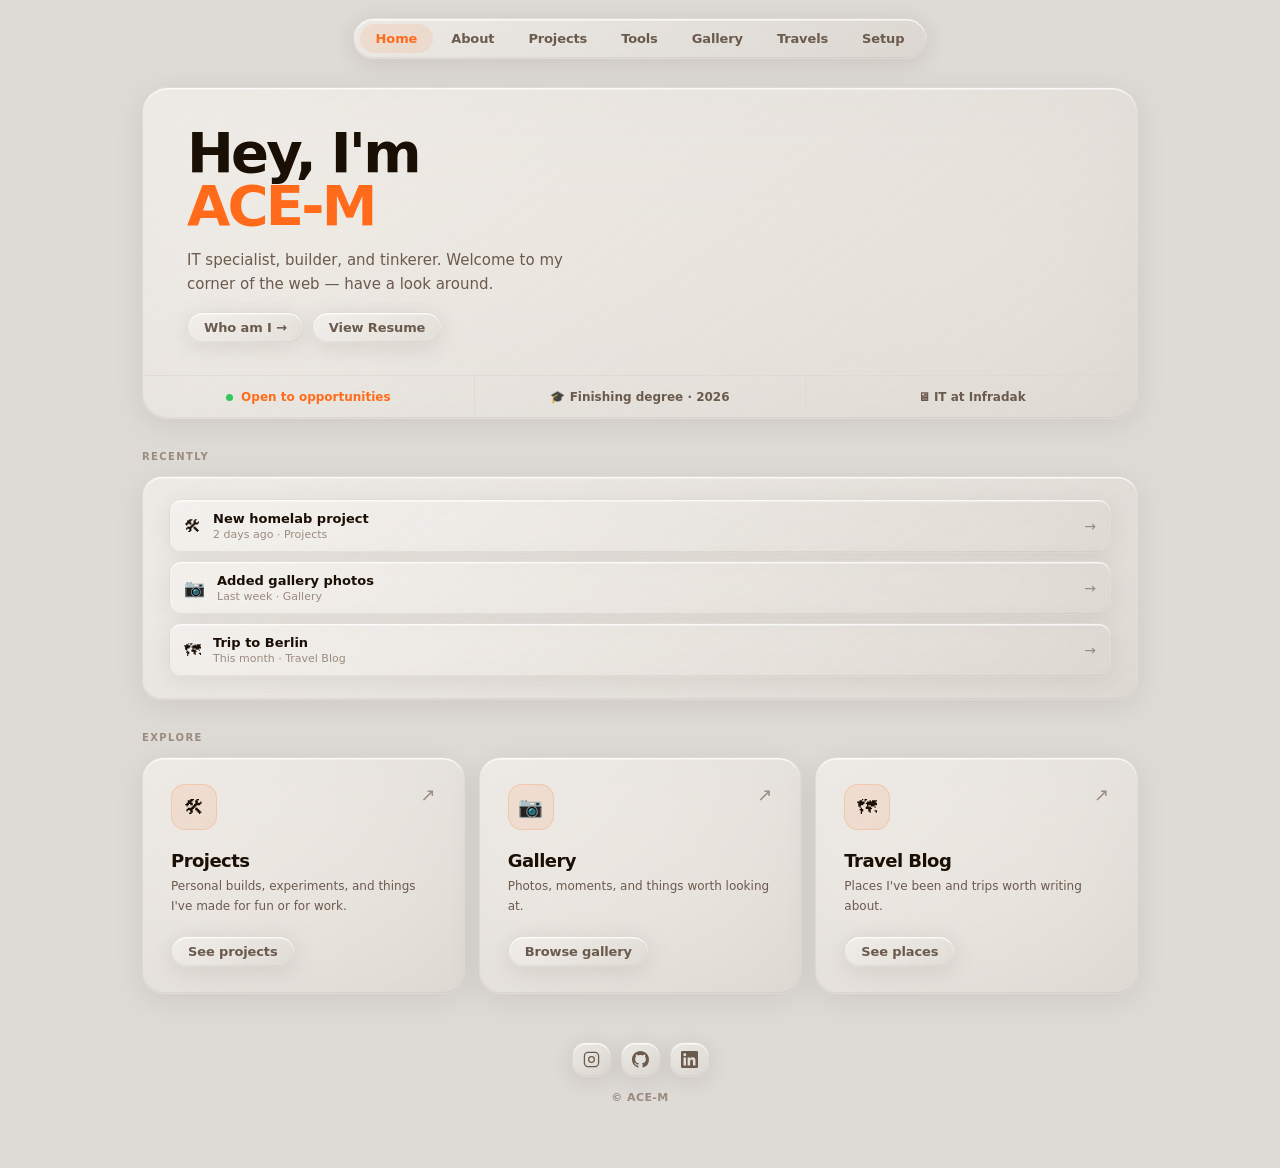
<file: index.html>
<!DOCTYPE html>
<html lang="en">
<head>
<meta charset="UTF-8">
<meta name="viewport" content="width=device-width, initial-scale=1.0">
<title>ACE-M</title>
<style>
*, *::before, *::after { margin:0; padding:0; box-sizing:border-box; }
:root {
  --bg:     #dedad5;
  --accent: #FF6B1A;
  --text:   #1a0f05;
  --muted:  #6b5a4e;
  --faint:  #9b8b80;
  --glass-bg:     linear-gradient(145deg, rgba(245,243,240,0.58) 0%, rgba(215,210,203,0.40) 100%);
  --glass-border: rgba(220,215,208,0.68);
  --glass-top:    rgba(255,255,255,0.78);
  --glass-btm:    rgba(26,15,5,0.05);
  --glass-blur:   blur(60px) saturate(140%) brightness(1.05);
}
html { scroll-behavior: smooth; }
body {
  font-family: -apple-system, BlinkMacSystemFont, 'Segoe UI', system-ui, sans-serif;
  background: var(--bg); color: var(--text); min-height: 100vh;
}

/* ── BG ── */
.bg-canvas {
  position: fixed; inset: 0; z-index: 0;
  background:
    radial-gradient(ellipse 70% 60% at 85% 12%, rgba(255,107,26,0.22) 0%, transparent 60%),
    radial-gradient(ellipse 55% 50% at 10% 85%, rgba(255,160,90,0.14) 0%, transparent 58%),
    radial-gradient(ellipse 45% 40% at 55% 55%, rgba(255,210,170,0.09) 0%, transparent 55%),
    radial-gradient(ellipse 35% 30% at 20% 30%, rgba(255,180,110,0.08) 0%, transparent 50%),
    #dedad5;
}

/* ── GLASS ── */
.glass {
  background: var(--glass-bg);
  backdrop-filter: var(--glass-blur);
  -webkit-backdrop-filter: var(--glass-blur);
  border: 1.5px solid var(--glass-border);
  box-shadow: 0 6px 32px rgba(26,15,5,0.08), inset 0 1.5px 0 var(--glass-top), inset 0 -1px 0 var(--glass-btm);
}
.glass-hover {
  transition: box-shadow 0.3s, transform 0.3s, border-color 0.3s;
}
.glass-hover:hover {
  box-shadow: 0 14px 48px rgba(26,15,5,0.12), inset 0 1.5px 0 rgba(255,255,255,0.88), inset 0 -1px 0 rgba(26,15,5,0.06);
  border-color: rgba(210,204,196,0.82);
  transform: translateY(-2px);
}

/* ── PILL BUTTON — nav bar style ── */
.pill-btn {
  display: inline-flex; align-items: center; gap: 7px;
  padding: 7px 16px; border-radius: 22px;
  font-size: 13px; font-weight: 600; color: var(--muted);
  letter-spacing: -0.01em; font-family: inherit;
  text-decoration: none; cursor: pointer;
  background: var(--glass-bg);
  backdrop-filter: var(--glass-blur);
  -webkit-backdrop-filter: var(--glass-blur);
  border: 1.5px solid var(--glass-border);
  box-shadow: 0 4px 24px rgba(26,15,5,0.10),
    inset 0 1.5px 0 var(--glass-top),
    inset 0 -1px 0 var(--glass-btm);
  transition: all 0.2s;
}
.pill-btn:hover { color: var(--text); background: rgba(26,15,5,0.05); }
.pill-btn.primary {
  background: linear-gradient(160deg, #FF7A2F 0%, #F05A0A 100%);
  border-color: #e85f10; color: #fff;
  box-shadow: 0 4px 16px rgba(255,107,26,0.35),
    inset 0 1.5px 0 rgba(255,255,255,0.25),
    inset 0 -1px 0 rgba(0,0,0,0.12);
}
.pill-btn.primary:hover {
  background: linear-gradient(160deg, #FF8540 0%, #E05508 100%);
  box-shadow: 0 6px 22px rgba(255,107,26,0.42),
    inset 0 1.5px 0 rgba(255,255,255,0.28),
    inset 0 -1px 0 rgba(0,0,0,0.14);
  color: #fff; border-color: #d45009;
}
.pill-btn.ghost {
  background: var(--glass-bg);
  backdrop-filter: var(--glass-blur);
  -webkit-backdrop-filter: var(--glass-blur);
  border: 1.5px solid var(--glass-border);
  box-shadow: 0 4px 24px rgba(26,15,5,0.10),
    inset 0 1.5px 0 var(--glass-top),
    inset 0 -1px 0 var(--glass-btm);
}
.pill-btn.ghost:hover { color: var(--text); background: rgba(26,15,5,0.05); }
.pill-btn.icon { padding: 8px 10px; border-radius: 14px; gap: 0; }
.pill-btn.icon svg { width: 17px; height: 17px; }

/* ── PAGE ── */
.page {
  position: relative; z-index: 1;
  min-height: 100vh;
  padding: 0 32px 64px;
  max-width: 1060px;
  margin: 0 auto;
}

/* ── FLOATING NAV ── */
.nav-wrap {
  position: sticky; top: 0; z-index: 100;
  display: flex; justify-content: center;
  padding: 18px 0 0; pointer-events: none;
}
nav {
  pointer-events: all;
  display: flex; align-items: center; gap: 2px;
  padding: 5px 6px; border-radius: 28px;
  background: var(--glass-bg);
  backdrop-filter: blur(80px) saturate(160%) brightness(1.06);
  -webkit-backdrop-filter: blur(80px) saturate(160%) brightness(1.06);
  border: 1.5px solid var(--glass-border);
  box-shadow: 0 4px 24px rgba(26,15,5,0.1), inset 0 1.5px 0 var(--glass-top), inset 0 -1px 0 var(--glass-btm);
}
nav a {
  display: flex; align-items: center;
  padding: 7px 16px; border-radius: 22px;
  font-size: 13px; font-weight: 600; color: var(--muted);
  text-decoration: none; transition: all 0.2s; letter-spacing: -0.01em;
}
nav a:hover { color: var(--text); background: rgba(26,15,5,0.05); }
nav a.active { color: var(--accent); background: rgba(255,107,26,0.1); }

/* ── HERO ── */
.hero {
  margin-top: 28px;
  border-radius: 26px;
  padding: 38px 44px 0;
  display: flex;
  flex-direction: column;
  gap: 0;
  overflow: hidden;
}
.hero-body {
  display: flex;
  align-items: center;
  justify-content: space-between;
  gap: 32px;
  flex-wrap: wrap;
  padding-bottom: 32px;
}
.hero-left { display: flex; flex-direction: column; gap: 16px; }

.hero-heading {
  font-size: clamp(38px, 5vw, 56px);
  font-weight: 800;
  letter-spacing: -0.05em;
  line-height: 0.95;
  color: var(--text);
}
.hero-heading .acc { color: var(--accent); }

.hero-bio {
  font-size: 15px; color: var(--muted); line-height: 1.6;
  max-width: 400px;
}

.hero-actions { display: flex; gap: 8px; flex-wrap: wrap; align-items: center; }

/* Tag strip — full-width bar at the bottom of the card */
.hero-tags {
  display: flex; align-items: stretch;
  width: calc(100% + 88px);
  margin: 0 -44px;
  border-top: 1.5px solid var(--glass-border);
}
.hero-tag {
  flex: 1; display: flex; align-items: center; justify-content: center; gap: 8px;
  padding: 14px 16px;
  font-size: 12px; font-weight: 600; color: var(--muted);
  border-right: 1.5px solid var(--glass-border);
  white-space: nowrap;
}
.hero-tag:last-child { border-right: none; }
.hero-tag.active-tag { color: var(--accent); }
.status-orb {
  width: 7px; height: 7px; border-radius: 50%; background: #34c759;
  animation: blink 2s ease-in-out infinite; flex-shrink: 0;
}
@keyframes blink { 0%,100%{opacity:1} 50%{opacity:0.35} }

/* ── SECTION LABEL ── */
.section-label {
  font-size: 10px; font-weight: 800; letter-spacing: 0.14em;
  text-transform: uppercase; color: var(--faint); margin: 32px 0 14px;
}

/* ── RECENT ACTIVITY ── */
.recent-card {
  border-radius: 20px;
  padding: 22px 26px;
  display: flex; flex-direction: column; gap: 14px;
}
.recent-list { display: flex; flex-direction: column; gap: 8px; }
.recent-item {
  display: flex; align-items: center; gap: 12px;
  padding: 11px 14px; border-radius: 12px;
  background: var(--glass-bg);
  backdrop-filter: var(--glass-blur);
  -webkit-backdrop-filter: var(--glass-blur);
  border: 1.5px solid var(--glass-border);
  box-shadow: 0 4px 24px rgba(26,15,5,0.08), inset 0 1.5px 0 var(--glass-top), inset 0 -1px 0 var(--glass-btm);
  text-decoration: none; color: inherit;
  transition: all 0.2s;
}
.recent-item:hover {
  background: rgba(26,15,5,0.05);
  transform: translateX(3px);
}
.ri-icon { font-size: 17px; flex-shrink: 0; }
.ri-body { flex: 1; display: flex; flex-direction: column; gap: 2px; }
.ri-title { font-size: 13px; font-weight: 700; color: var(--text); }
.ri-meta { font-size: 11px; color: var(--faint); font-weight: 500; }
.ri-arrow { font-size: 14px; color: var(--faint); transition: color 0.2s, transform 0.2s; }
.recent-item:hover .ri-arrow { color: var(--text); transform: translateX(2px); }

/* ── EXPLORE GRID ── */
.explore-grid {
  display: grid;
  grid-template-columns: repeat(3, 1fr);
  gap: 14px;
}
.ex-card {
  border-radius: 22px; padding: 26px 28px;
  display: flex; flex-direction: column; justify-content: space-between; gap: 20px;
  cursor: pointer; text-decoration: none; color: inherit;
  min-height: 200px;
  transition: box-shadow 0.3s, transform 0.3s, border-color 0.3s;
  position: relative; overflow: hidden;
}
.ex-card::before {
  content: ''; position: absolute; inset: 0;
  background: radial-gradient(ellipse 60% 55% at 90% 10%, rgba(255,107,26,0.09) 0%, transparent 65%);
  opacity: 0; transition: opacity 0.35s; pointer-events: none;
}
.ex-card:hover { box-shadow: 0 16px 52px rgba(26,15,5,0.13), inset 0 1.5px 0 rgba(255,255,255,0.9), inset 0 -1px 0 rgba(26,15,5,0.06); border-color: rgba(210,204,196,0.85); transform: translateY(-3px); }
.ex-card:hover::before { opacity: 1; }

.card-top { display: flex; align-items: flex-start; justify-content: space-between; }
.card-icon { width: 46px; height: 46px; border-radius: 14px; background: rgba(255,107,26,0.1); border: 1px solid rgba(255,107,26,0.18); display: flex; align-items: center; justify-content: center; font-size: 20px; flex-shrink: 0; transition: background 0.2s, border-color 0.2s; }
.ex-card:hover .card-icon { background: rgba(255,107,26,0.17); border-color: rgba(255,107,26,0.35); }
.card-arrow { font-size: 18px; color: var(--faint); transition: transform 0.25s, color 0.2s; }
.ex-card:hover .card-arrow { transform: translate(3px,-3px); color: var(--accent); }
.card-title { font-size: 18px; font-weight: 800; letter-spacing: -0.03em; color: var(--text); }
.card-desc { font-size: 12px; color: var(--muted); line-height: 1.6; margin-top: 6px; }
.card-foot { display: flex; }

/* ── FOOTER ── */
.footer {
  display: flex; flex-direction: column; align-items: center; gap: 14px;
  padding-top: 48px;
}
.social-row { display: flex; gap: 10px; }
.footer-copy { font-size: 11px; color: var(--faint); font-weight: 600; letter-spacing: 0.04em; }

/* ── RESPONSIVE ── */
@media (max-width: 760px) {
  .page { padding: 0 16px 48px; }
  .hero { padding: 28px 24px; }
  .explore-grid { grid-template-columns: 1fr 1fr; }
  nav a { padding: 7px 11px; font-size: 12px; }
}
@media (max-width: 500px) {
  .explore-grid { grid-template-columns: 1fr; }
  .hero-heading { font-size: 34px; }
}
</style>

<script src="topo-bg.js"></script>
</head>
<body>
<div class="bg-canvas"></div>

<div class="page">

  <!-- NAV -->
  <div class="nav-wrap">
    <nav>
      <a href="index.html" class="active">Home</a>
      <a href="about.html">About</a>
      
      <a href="projects.html">Projects</a>
      <a href="tools.html">Tools</a>
      <a href="gallery.html">Gallery</a>
      <a href="travels.html">Travels</a>
      <a href="setup.html">Setup</a>
      
    </nav>
  </div>

  <!-- HERO -->
  <div class="hero glass">
    <div class="hero-body">
      <div class="hero-left">
        <div class="hero-heading">Hey, I'm<br><span class="acc">ACE-M</span></div>
        <div class="hero-bio">IT specialist, builder, and tinkerer. Welcome to my corner of the web — have a look around.</div>
        <div class="hero-actions">
          <a href="about.html" class="pill-btn">Who am I →</a>
          <a href="resume.html" class="pill-btn">View Resume</a>
        </div>
      </div>
    </div>
    <div class="hero-tags">
      <div class="hero-tag active-tag"><div class="status-orb"></div> Open to opportunities</div>
      <div class="hero-tag">🎓 Finishing degree · 2026</div>
      <div class="hero-tag">🖥 IT at Infradak</div>
    </div>
  </div>

  <!-- RECENT -->
  <div class="section-label">Recently</div>
  <div class="recent-card glass glass-hover">
    <div class="recent-list">
      <a href="projects.html" class="recent-item">
        <div class="ri-icon">🛠</div>
        <div class="ri-body">
          <div class="ri-title">New homelab project</div>
          <div class="ri-meta">2 days ago · Projects</div>
        </div>
        <div class="ri-arrow">→</div>
      </a>
      <a href="gallery.html" class="recent-item">
        <div class="ri-icon">📷</div>
        <div class="ri-body">
          <div class="ri-title">Added gallery photos</div>
          <div class="ri-meta">Last week · Gallery</div>
        </div>
        <div class="ri-arrow">→</div>
      </a>
      <a href="travels.html" class="recent-item">
        <div class="ri-icon">🗺</div>
        <div class="ri-body">
          <div class="ri-title">Trip to Berlin</div>
          <div class="ri-meta">This month · Travel Blog</div>
        </div>
        <div class="ri-arrow">→</div>
      </a>
    </div>
  </div>

  <!-- EXPLORE — Projects, Gallery, Travels only -->
  <div class="section-label">Explore</div>
  <div class="explore-grid">

    <a href="projects.html" class="ex-card glass">
      <div class="card-top">
        <div class="card-icon">🛠</div>
        <div class="card-arrow">↗</div>
      </div>
      <div>
        <div class="card-title">Projects</div>
        <div class="card-desc">Personal builds, experiments, and things I've made for fun or for work.</div>
      </div>
      <div class="card-foot">
        <span class="pill-btn ghost">See projects</span>
      </div>
    </a>

    <a href="gallery.html" class="ex-card glass">
      <div class="card-top">
        <div class="card-icon">📷</div>
        <div class="card-arrow">↗</div>
      </div>
      <div>
        <div class="card-title">Gallery</div>
        <div class="card-desc">Photos, moments, and things worth looking at.</div>
      </div>
      <div class="card-foot">
        <span class="pill-btn ghost">Browse gallery</span>
      </div>
    </a>

    <a href="travels.html" class="ex-card glass">
      <div class="card-top">
        <div class="card-icon">🗺</div>
        <div class="card-arrow">↗</div>
      </div>
      <div>
        <div class="card-title">Travel Blog</div>
        <div class="card-desc">Places I've been and trips worth writing about.</div>
      </div>
      <div class="card-foot">
        <span class="pill-btn ghost">See places</span>
      </div>
    </a>

  </div>

  <!-- FOOTER -->
  <div class="footer">
    <div class="social-row">
      <a href="https://instagram.com" target="_blank" class="pill-btn ghost icon" aria-label="Instagram">
        <svg viewBox="0 0 24 24" fill="none" stroke="currentColor" stroke-width="1.8" stroke-linecap="round" stroke-linejoin="round">
          <rect x="2" y="2" width="20" height="20" rx="5" ry="5"/><circle cx="12" cy="12" r="4"/>
          <circle cx="17.5" cy="6.5" r="0.5" fill="currentColor" stroke="none"/>
        </svg>
      </a>
      <a href="https://github.com/ULTIMATE-ACE-M" target="_blank" class="pill-btn ghost icon" aria-label="GitHub">
        <svg viewBox="0 0 24 24" fill="currentColor">
          <path d="M12 0C5.37 0 0 5.37 0 12c0 5.31 3.435 9.795 8.205 11.385.6.105.825-.255.825-.57 0-.285-.015-1.23-.015-2.235-3.015.555-3.795-.735-4.035-1.41-.135-.345-.72-1.41-1.23-1.695-.42-.225-1.02-.78-.015-.795.945-.015 1.62.87 1.845 1.23 1.08 1.815 2.805 1.305 3.495.99.105-.78.42-1.305.765-1.605-2.67-.3-5.46-1.335-5.46-5.925 0-1.305.465-2.385 1.23-3.225-.12-.3-.54-1.53.12-3.18 0 0 1.005-.315 3.3 1.23.96-.27 1.98-.405 3-.405s2.04.135 3 .405c2.295-1.56 3.3-1.23 3.3-1.23.66 1.65.24 2.88.12 3.18.765.84 1.23 1.905 1.23 3.225 0 4.605-2.805 5.625-5.475 5.925.435.375.81 1.095.81 2.22 0 1.605-.015 2.895-.015 3.3 0 .315.225.69.825.57A12.02 12.02 0 0 0 24 12c0-6.63-5.37-12-12-12z"/>
        </svg>
      </a>
      <a href="https://linkedin.com" target="_blank" class="pill-btn ghost icon" aria-label="LinkedIn">
        <svg viewBox="0 0 24 24" fill="currentColor">
          <path d="M20.447 20.452h-3.554v-5.569c0-1.328-.027-3.037-1.852-3.037-1.853 0-2.136 1.445-2.136 2.939v5.667H9.351V9h3.414v1.561h.046c.477-.9 1.637-1.85 3.37-1.85 3.601 0 4.267 2.37 4.267 5.455v6.286zM5.337 7.433a2.062 2.062 0 0 1-2.063-2.065 2.064 2.064 0 1 1 2.063 2.065zm1.782 13.019H3.555V9h3.564v11.452zM22.225 0H1.771C.792 0 0 .774 0 1.729v20.542C0 23.227.792 24 1.771 24h20.451C23.2 24 24 23.227 24 22.271V1.729C24 .774 23.2 0 22.222 0h.003z"/>
        </svg>
      </a>
    </div>
    <div class="footer-copy">© ACE-M</div>
  </div>

</div>
</body>
</html>
</file>
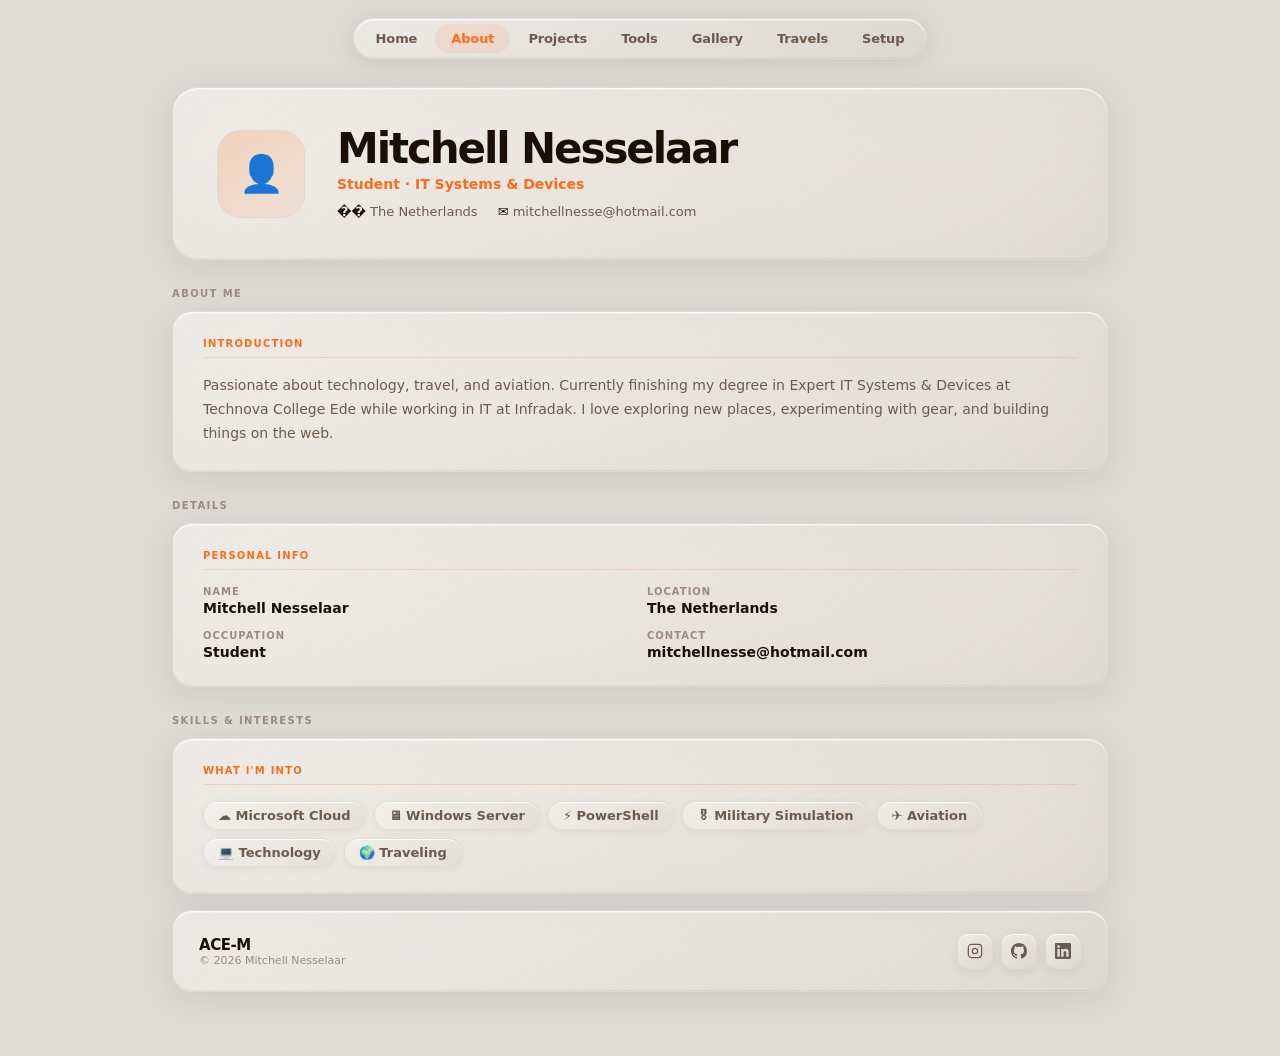
<file: about.html>
<!DOCTYPE html>
<html lang="en">
<head>
<meta charset="UTF-8">
<meta name="viewport" content="width=device-width, initial-scale=1.0">
<title>About – ACE-M</title>
<style>
*, *::before, *::after { margin:0; padding:0; box-sizing:border-box; }
:root {
  --bg:     #dedad5;
  --accent: #FF6B1A;
  --text:   #1a0f05;
  --muted:  #6b5a4e;
  --faint:  #9b8b80;
  --glass-bg:     linear-gradient(145deg, rgba(245,243,240,0.58) 0%, rgba(215,210,203,0.40) 100%);
  --glass-border: rgba(220,215,208,0.68);
  --glass-top:    rgba(255,255,255,0.78);
  --glass-btm:    rgba(26,15,5,0.05);
  --glass-blur:   blur(60px) saturate(140%) brightness(1.05);
}
html { scroll-behavior: smooth; }
body {
  font-family: -apple-system, BlinkMacSystemFont, 'Segoe UI', system-ui, sans-serif;
  background: var(--bg); color: var(--text); min-height: 100vh;
}

/* ── BG ── */
.bg-canvas {
  position: fixed; inset: 0; z-index: 0;
  background:
    radial-gradient(ellipse 70% 60% at 85% 12%, rgba(255,107,26,0.22) 0%, transparent 60%),
    radial-gradient(ellipse 55% 50% at 10% 85%, rgba(255,160,90,0.14) 0%, transparent 58%),
    radial-gradient(ellipse 45% 40% at 55% 55%, rgba(255,210,170,0.09) 0%, transparent 55%),
    radial-gradient(ellipse 35% 30% at 20% 30%, rgba(255,180,110,0.08) 0%, transparent 50%),
    #dedad5;
}

/* ── GLASS ── */
.glass {
  background: var(--glass-bg);
  backdrop-filter: var(--glass-blur);
  -webkit-backdrop-filter: var(--glass-blur);
  border: 1.5px solid var(--glass-border);
  box-shadow: 0 6px 32px rgba(26,15,5,0.08), inset 0 1.5px 0 var(--glass-top), inset 0 -1px 0 var(--glass-btm);
}

/* ── PAGE ── */
.page {
  position: relative; z-index: 1;
  min-height: 100vh;
  padding: 0 32px 64px;
  max-width: 1000px;
  margin: 0 auto;
}

/* ── FLOATING NAV ── */
.nav-wrap {
  position: sticky; top: 0; z-index: 100;
  display: flex; justify-content: center;
  padding: 18px 0 0; pointer-events: none;
}
nav {
  pointer-events: all;
  display: flex; align-items: center; gap: 2px;
  padding: 5px 6px; border-radius: 28px;
  background: var(--glass-bg);
  backdrop-filter: blur(80px) saturate(160%) brightness(1.06);
  -webkit-backdrop-filter: blur(80px) saturate(160%) brightness(1.06);
  border: 1.5px solid var(--glass-border);
  box-shadow: 0 4px 24px rgba(26,15,5,0.1), inset 0 1.5px 0 var(--glass-top), inset 0 -1px 0 var(--glass-btm);
}
nav a {
  display: flex; align-items: center;
  padding: 7px 16px; border-radius: 22px;
  font-size: 13px; font-weight: 600; color: var(--muted);
  text-decoration: none; transition: all 0.2s; letter-spacing: -0.01em;
}
nav a:hover { color: var(--text); background: rgba(26,15,5,0.05); }
nav a.active { color: var(--accent); background: rgba(255,107,26,0.1); }

/* ── HERO ── */
.about-hero {
  margin-top: 28px;
  border-radius: 26px;
  padding: 40px 44px;
  display: flex; align-items: center; gap: 32px;
  flex-wrap: wrap;
}
.hero-avatar {
  width: 88px; height: 88px; border-radius: 24px;
  background: linear-gradient(145deg, rgba(255,107,26,0.2), rgba(255,160,90,0.1));
  border: 1.5px solid var(--glass-border);
  display: flex; align-items: center; justify-content: center;
  font-size: 36px; flex-shrink: 0;
}
.hero-info { flex: 1; }
.hero-name {
  font-size: clamp(28px, 4vw, 42px); font-weight: 800;
  letter-spacing: -0.05em; line-height: 1; color: var(--text); margin-bottom: 6px;
}
.hero-role { font-size: 14px; font-weight: 600; color: var(--accent); margin-bottom: 12px; }
.hero-meta { display: flex; gap: 20px; flex-wrap: wrap; }
.hero-meta-item { font-size: 13px; color: var(--muted); }
.hero-meta-item strong { color: var(--text); font-weight: 600; }

/* ── SECTION LABEL ── */
.section-label {
  font-size: 10px; font-weight: 800; letter-spacing: 0.14em;
  text-transform: uppercase; color: var(--faint); margin: 28px 0 12px;
}

/* ── CARD ── */
.card {
  border-radius: 20px; padding: 26px 30px; margin-bottom: 16px;
}
.card-title {
  font-size: 10px; font-weight: 800; text-transform: uppercase; letter-spacing: 0.12em;
  color: var(--accent); margin-bottom: 16px; padding-bottom: 8px;
  border-bottom: 1px solid rgba(255,107,26,0.18);
}

/* ── SKILLS ── */
.skill-pills { display: flex; flex-wrap: wrap; gap: 8px; }
.skill-pill {
  background: var(--glass-bg);
  backdrop-filter: var(--glass-blur);
  -webkit-backdrop-filter: var(--glass-blur);
  border: 1.5px solid var(--glass-border);
  box-shadow: 0 2px 8px rgba(26,15,5,0.06), inset 0 1px 0 var(--glass-top);
  border-radius: 20px; padding: 6px 14px;
  font-size: 13px; font-weight: 600; color: var(--muted);
}

/* ── INFO GRID ── */
.info-grid { display: grid; grid-template-columns: repeat(2, 1fr); gap: 14px; }
.info-item { display: flex; flex-direction: column; gap: 3px; }
.info-key { font-size: 10px; font-weight: 700; text-transform: uppercase; letter-spacing: 0.1em; color: var(--faint); }
.info-val { font-size: 14px; font-weight: 600; color: var(--text); }

/* ── ABOUT TEXT ── */
.about-text {
  font-size: 14px; line-height: 1.7; color: var(--muted);
}

/* ── FOOTER ── */
.site-footer {
  border-radius: 20px; padding: 22px 26px;
  display: flex; align-items: center; justify-content: space-between; flex-wrap: wrap; gap: 12px;
  margin-top: 8px;
}
.footer-brand { font-size: 15px; font-weight: 800; letter-spacing: -0.03em; color: var(--text); }
.footer-copy { font-size: 11px; color: var(--faint); }
.social-links { display: flex; gap: 8px; }
.social-pill {
  display: inline-flex; align-items: center; justify-content: center;
  width: 36px; height: 36px; border-radius: 12px;
  background: var(--glass-bg);
  backdrop-filter: var(--glass-blur);
  -webkit-backdrop-filter: var(--glass-blur);
  border: 1.5px solid var(--glass-border);
  box-shadow: 0 3px 12px rgba(26,15,5,0.07), inset 0 1px 0 var(--glass-top);
  color: var(--muted); text-decoration: none; transition: all 0.2s;
}
.social-pill:hover {
  color: var(--text); transform: translateY(-1px);
  box-shadow: 0 6px 18px rgba(26,15,5,0.10), inset 0 1px 0 var(--glass-top);
}
.social-pill svg { width: 16px; height: 16px; }

@media (max-width: 700px) {
  .page { padding: 0 16px 48px; }
  .about-hero { padding: 28px 24px; gap: 20px; }
  .info-grid { grid-template-columns: 1fr; }
}
</style>

<script src="topo-bg.js"></script>
</head>
<body>
<div class="bg-canvas"></div>

<div class="page">
  <!-- NAV -->
  <div class="nav-wrap">
    <nav>
      <a href="index.html">Home</a>
      <a href="about.html" class="active">About</a>
      
      <a href="projects.html">Projects</a>
      <a href="tools.html">Tools</a>
      <a href="gallery.html">Gallery</a>
      <a href="travels.html">Travels</a>
      <a href="setup.html">Setup</a>
      
    </nav>
  </div>

  <!-- HERO -->
  <div class="about-hero glass">
    <div class="hero-avatar">👤</div>
    <div class="hero-info">
      <div class="hero-name">Mitchell Nesselaar</div>
      <div class="hero-role">Student · IT Systems &amp; Devices</div>
      <div class="hero-meta">
        <div class="hero-meta-item"><strong>��</strong> The Netherlands</div>
        <div class="hero-meta-item"><strong>✉️</strong> mitchellnesse@hotmail.com</div>
      </div>
    </div>
  </div>

  <!-- ABOUT -->
  <p class="section-label">About Me</p>
  <div class="card glass">
    <div class="card-title">Introduction</div>
    <p class="about-text">
      Passionate about technology, travel, and aviation. Currently finishing my degree in Expert IT Systems &amp; Devices at Technova College Ede while working in IT at Infradak. I love exploring new places, experimenting with gear, and building things on the web.
    </p>
  </div>

  <!-- INFO -->
  <p class="section-label">Details</p>
  <div class="card glass">
    <div class="card-title">Personal Info</div>
    <div class="info-grid">
      <div class="info-item">
        <span class="info-key">Name</span>
        <span class="info-val">Mitchell Nesselaar</span>
      </div>
      <div class="info-item">
        <span class="info-key">Location</span>
        <span class="info-val">The Netherlands</span>
      </div>
      <div class="info-item">
        <span class="info-key">Occupation</span>
        <span class="info-val">Student</span>
      </div>
      <div class="info-item">
        <span class="info-key">Contact</span>
        <span class="info-val">mitchellnesse@hotmail.com</span>
      </div>
    </div>
  </div>

  <!-- SKILLS -->
  <p class="section-label">Skills &amp; Interests</p>
  <div class="card glass">
    <div class="card-title">What I'm into</div>
    <div class="skill-pills">
      <span class="skill-pill">☁️ Microsoft Cloud</span>
      <span class="skill-pill">🖥 Windows Server</span>
      <span class="skill-pill">⚡ PowerShell</span>
      <span class="skill-pill">🎖 Military Simulation</span>
      <span class="skill-pill">✈️ Aviation</span>
      <span class="skill-pill">💻 Technology</span>
      <span class="skill-pill">🌍 Traveling</span>
    </div>
  </div>

  <!-- FOOTER -->
  <div class="site-footer glass">
    <div>
      <div class="footer-brand">ACE-M</div>
      <div class="footer-copy">© 2026 Mitchell Nesselaar</div>
    </div>
    <div class="social-links">
      <a href="https://instagram.com" target="_blank" class="social-pill" aria-label="Instagram">
        <svg viewBox="0 0 24 24" fill="none" stroke="currentColor" stroke-width="1.8" stroke-linecap="round" stroke-linejoin="round">
          <rect x="2" y="2" width="20" height="20" rx="5" ry="5"/><circle cx="12" cy="12" r="4"/>
          <circle cx="17.5" cy="6.5" r="0.5" fill="currentColor" stroke="none"/>
        </svg>
      </a>
      <a href="https://github.com/ULTIMATE-ACE-M" target="_blank" class="social-pill" aria-label="GitHub">
        <svg viewBox="0 0 24 24" fill="currentColor">
          <path d="M12 0C5.37 0 0 5.37 0 12c0 5.31 3.435 9.795 8.205 11.385.6.105.825-.255.825-.57 0-.285-.015-1.23-.015-2.235-3.015.555-3.795-.735-4.035-1.41-.135-.345-.72-1.41-1.23-1.695-.42-.225-1.02-.78-.015-.795.945-.015 1.62.87 1.845 1.23 1.08 1.815 2.805 1.305 3.495.99.105-.78.42-1.305.765-1.605-2.67-.3-5.46-1.335-5.46-5.925 0-1.305.465-2.385 1.23-3.225-.12-.3-.54-1.53.12-3.18 0 0 1.005-.315 3.3 1.23.96-.27 1.98-.405 3-.405s2.04.135 3 .405c2.295-1.56 3.3-1.23 3.3-1.23.66 1.65.24 2.88.12 3.18.765.84 1.23 1.905 1.23 3.225 0 4.605-2.805 5.625-5.475 5.925.435.375.81 1.095.81 2.22 0 1.605-.015 2.895-.015 3.3 0 .315.225.69.825.57A12.02 12.02 0 0 0 24 12c0-6.63-5.37-12-12-12z"/>
        </svg>
      </a>
      <a href="https://linkedin.com" target="_blank" class="social-pill" aria-label="LinkedIn">
        <svg viewBox="0 0 24 24" fill="currentColor">
          <path d="M20.447 20.452h-3.554v-5.569c0-1.328-.027-3.037-1.852-3.037-1.853 0-2.136 1.445-2.136 2.939v5.667H9.351V9h3.414v1.561h.046c.477-.9 1.637-1.85 3.37-1.85 3.601 0 4.267 2.37 4.267 5.455v6.286zM5.337 7.433a2.062 2.062 0 0 1-2.063-2.065 2.064 2.064 0 1 1 2.063 2.065zm1.782 13.019H3.555V9h3.564v11.452zM22.225 0H1.771C.792 0 0 .774 0 1.729v20.542C0 23.227.792 24 1.771 24h20.451C23.2 24 24 23.227 24 22.271V1.729C24 .774 23.2 0 22.222 0h.003z"/>
        </svg>
      </a>
    </div>
  </div>
</div>
</body>
</html>
</file>
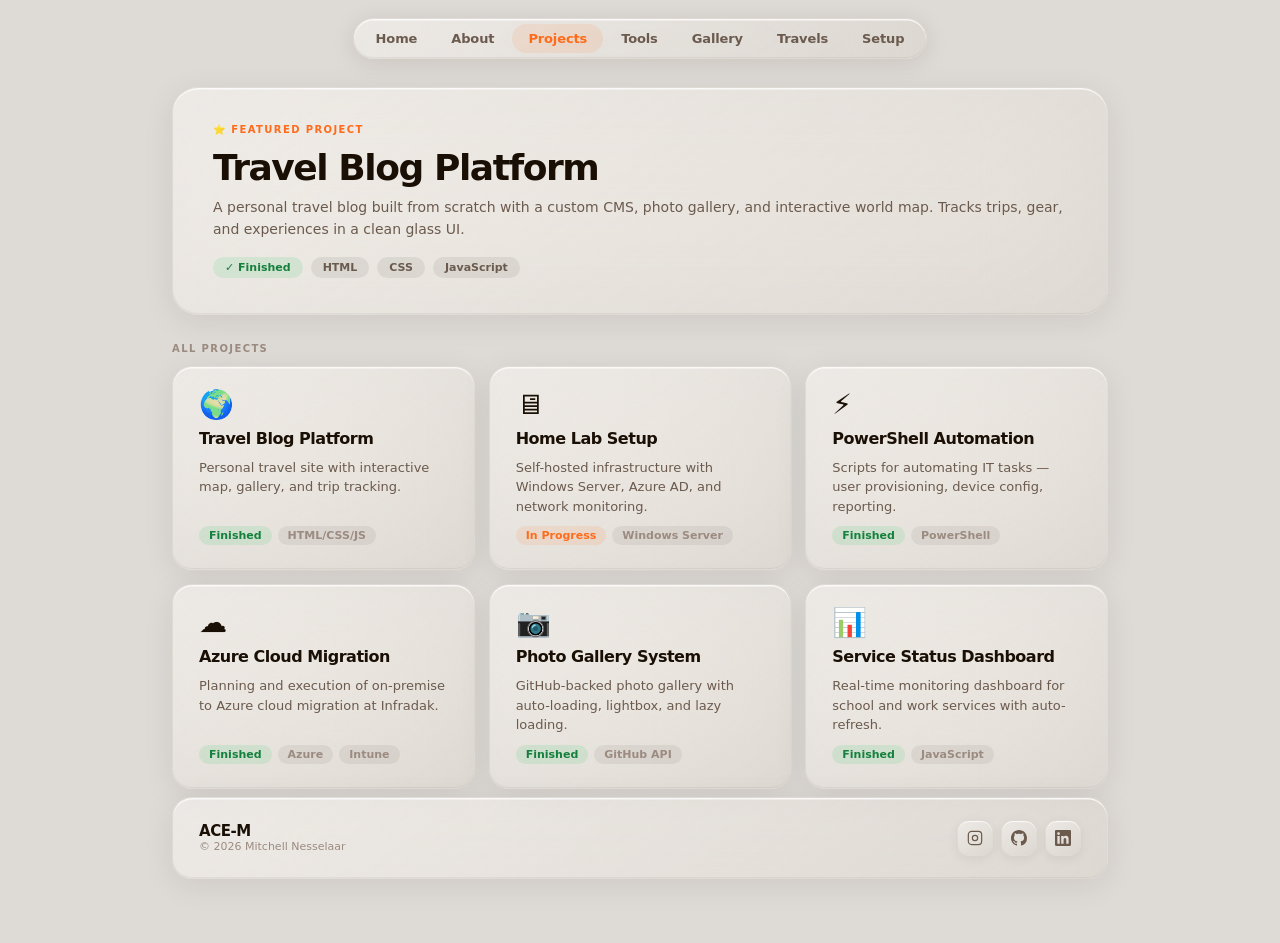
<file: projects.html>
<!DOCTYPE html>
<html lang="en">
<head>
<meta charset="UTF-8">
<meta name="viewport" content="width=device-width, initial-scale=1.0">
<title>Projects – ACE-M</title>
<style>
*, *::before, *::after { margin:0; padding:0; box-sizing:border-box; }
:root {
  --bg:     #dedad5;
  --accent: #FF6B1A;
  --text:   #1a0f05;
  --muted:  #6b5a4e;
  --faint:  #9b8b80;
  --glass-bg:     linear-gradient(145deg, rgba(245,243,240,0.58) 0%, rgba(215,210,203,0.40) 100%);
  --glass-border: rgba(220,215,208,0.68);
  --glass-top:    rgba(255,255,255,0.78);
  --glass-btm:    rgba(26,15,5,0.05);
  --glass-blur:   blur(60px) saturate(140%) brightness(1.05);
}
html { scroll-behavior: smooth; }
body {
  font-family: -apple-system, BlinkMacSystemFont, 'Segoe UI', system-ui, sans-serif;
  background: var(--bg); color: var(--text); min-height: 100vh;
}
.bg-canvas {
  position: fixed; inset: 0; z-index: 0;
  background:
    radial-gradient(ellipse 70% 60% at 85% 12%, rgba(255,107,26,0.22) 0%, transparent 60%),
    radial-gradient(ellipse 55% 50% at 10% 85%, rgba(255,160,90,0.14) 0%, transparent 58%),
    radial-gradient(ellipse 45% 40% at 55% 55%, rgba(255,210,170,0.09) 0%, transparent 55%),
    radial-gradient(ellipse 35% 30% at 20% 30%, rgba(255,180,110,0.08) 0%, transparent 50%),
    #dedad5;
}
.glass {
  background: var(--glass-bg);
  backdrop-filter: var(--glass-blur);
  -webkit-backdrop-filter: var(--glass-blur);
  border: 1.5px solid var(--glass-border);
  box-shadow: 0 6px 32px rgba(26,15,5,0.08), inset 0 1.5px 0 var(--glass-top), inset 0 -1px 0 var(--glass-btm);
}
.page {
  position: relative; z-index: 1;
  min-height: 100vh;
  padding: 0 32px 64px;
  max-width: 1000px;
  margin: 0 auto;
}
.nav-wrap {
  position: sticky; top: 0; z-index: 100;
  display: flex; justify-content: center;
  padding: 18px 0 0; pointer-events: none;
}
nav {
  pointer-events: all;
  display: flex; align-items: center; gap: 2px;
  padding: 5px 6px; border-radius: 28px;
  background: var(--glass-bg);
  backdrop-filter: blur(80px) saturate(160%) brightness(1.06);
  -webkit-backdrop-filter: blur(80px) saturate(160%) brightness(1.06);
  border: 1.5px solid var(--glass-border);
  box-shadow: 0 4px 24px rgba(26,15,5,0.1), inset 0 1.5px 0 var(--glass-top), inset 0 -1px 0 var(--glass-btm);
}
nav a {
  display: flex; align-items: center;
  padding: 7px 16px; border-radius: 22px;
  font-size: 13px; font-weight: 600; color: var(--muted);
  text-decoration: none; transition: all 0.2s; letter-spacing: -0.01em;
}
nav a:hover { color: var(--text); background: rgba(26,15,5,0.05); }
nav a.active { color: var(--accent); background: rgba(255,107,26,0.1); }

/* FEATURED */
.featured-card {
  margin-top: 28px;
  border-radius: 26px;
  padding: 36px 40px;
}
.featured-label {
  font-size: 10px; font-weight: 800; letter-spacing: 0.14em;
  text-transform: uppercase; color: var(--accent); margin-bottom: 12px;
}
.featured-title { font-size: clamp(24px, 3.5vw, 36px); font-weight: 800; letter-spacing: -0.04em; color: var(--text); margin-bottom: 8px; }
.featured-desc { font-size: 14px; color: var(--muted); line-height: 1.6; margin-bottom: 16px; }
.tag-row { display: flex; gap: 8px; flex-wrap: wrap; }
.tag {
  font-size: 11px; font-weight: 700; padding: 4px 12px; border-radius: 20px;
  background: rgba(26,15,5,0.07); color: var(--muted);
}
.tag.done { background: rgba(34,197,94,0.12); color: #15803d; }

/* SECTION LABEL */
.section-label {
  font-size: 10px; font-weight: 800; letter-spacing: 0.14em;
  text-transform: uppercase; color: var(--faint); margin: 28px 0 12px;
}

/* PROJECT GRID */
.project-grid { display: grid; grid-template-columns: repeat(auto-fill, minmax(280px, 1fr)); gap: 14px; }
.project-card {
  border-radius: 20px; padding: 24px 26px;
  display: flex; flex-direction: column; gap: 10px;
  transition: transform 0.2s;
}
.project-card:hover { transform: translateY(-2px); }
.project-icon { font-size: 28px; line-height: 1; }
.project-name { font-size: 16px; font-weight: 800; letter-spacing: -0.03em; color: var(--text); }
.project-desc { font-size: 13px; color: var(--muted); line-height: 1.5; flex: 1; }
.project-tags { display: flex; gap: 6px; flex-wrap: wrap; }
.project-tag {
  font-size: 11px; font-weight: 600; padding: 3px 10px; border-radius: 20px;
  background: rgba(26,15,5,0.06); color: var(--faint);
}
.project-tag.done { background: rgba(34,197,94,0.12); color: #15803d; }
.project-tag.wip { background: rgba(255,107,26,0.1); color: var(--accent); }

/* FOOTER */
.site-footer {
  border-radius: 20px; padding: 22px 26px;
  display: flex; align-items: center; justify-content: space-between; flex-wrap: wrap; gap: 12px;
  margin-top: 8px;
}
.footer-brand { font-size: 15px; font-weight: 800; letter-spacing: -0.03em; color: var(--text); }
.footer-copy { font-size: 11px; color: var(--faint); }
.social-links { display: flex; gap: 8px; }
.social-pill {
  display: inline-flex; align-items: center; justify-content: center;
  width: 36px; height: 36px; border-radius: 12px;
  background: var(--glass-bg);
  backdrop-filter: var(--glass-blur);
  -webkit-backdrop-filter: var(--glass-blur);
  border: 1.5px solid var(--glass-border);
  box-shadow: 0 3px 12px rgba(26,15,5,0.07), inset 0 1px 0 var(--glass-top);
  color: var(--muted); text-decoration: none; transition: all 0.2s;
}
.social-pill:hover { color: var(--text); transform: translateY(-1px); box-shadow: 0 6px 18px rgba(26,15,5,0.10), inset 0 1px 0 var(--glass-top); }
.social-pill svg { width: 16px; height: 16px; }

@media (max-width: 700px) {
  .page { padding: 0 16px 48px; }
  .featured-card { padding: 24px 22px; }
  .project-grid { grid-template-columns: 1fr; }
}
</style>

<script src="topo-bg.js"></script>
</head>
<body>
<div class="bg-canvas"></div>
<div class="page">

  <!-- NAV -->
  <div class="nav-wrap">
    <nav>
      <a href="index.html">Home</a>
      <a href="about.html">About</a>
      
      <a href="projects.html" class="active">Projects</a>
      <a href="tools.html">Tools</a>
      <a href="gallery.html">Gallery</a>
      <a href="travels.html">Travels</a>
      <a href="setup.html">Setup</a>
      
    </nav>
  </div>

  <!-- FEATURED -->
  <div class="featured-card glass">
    <div class="featured-label">⭐ Featured Project</div>
    <div class="featured-title">Travel Blog Platform</div>
    <div class="featured-desc">A personal travel blog built from scratch with a custom CMS, photo gallery, and interactive world map. Tracks trips, gear, and experiences in a clean glass UI.</div>
    <div class="tag-row">
      <span class="tag done">✓ Finished</span>
      <span class="tag">HTML</span>
      <span class="tag">CSS</span>
      <span class="tag">JavaScript</span>
    </div>
  </div>

  <!-- ALL PROJECTS -->
  <p class="section-label">All Projects</p>
  <div class="project-grid">
    <div class="project-card glass">
      <div class="project-icon">🌍</div>
      <div class="project-name">Travel Blog Platform</div>
      <div class="project-desc">Personal travel site with interactive map, gallery, and trip tracking.</div>
      <div class="project-tags">
        <span class="project-tag done">Finished</span>
        <span class="project-tag">HTML/CSS/JS</span>
      </div>
    </div>
    <div class="project-card glass">
      <div class="project-icon">🖥</div>
      <div class="project-name">Home Lab Setup</div>
      <div class="project-desc">Self-hosted infrastructure with Windows Server, Azure AD, and network monitoring.</div>
      <div class="project-tags">
        <span class="project-tag wip">In Progress</span>
        <span class="project-tag">Windows Server</span>
      </div>
    </div>
    <div class="project-card glass">
      <div class="project-icon">⚡</div>
      <div class="project-name">PowerShell Automation</div>
      <div class="project-desc">Scripts for automating IT tasks — user provisioning, device config, reporting.</div>
      <div class="project-tags">
        <span class="project-tag done">Finished</span>
        <span class="project-tag">PowerShell</span>
      </div>
    </div>
    <div class="project-card glass">
      <div class="project-icon">☁️</div>
      <div class="project-name">Azure Cloud Migration</div>
      <div class="project-desc">Planning and execution of on-premise to Azure cloud migration at Infradak.</div>
      <div class="project-tags">
        <span class="project-tag done">Finished</span>
        <span class="project-tag">Azure</span>
        <span class="project-tag">Intune</span>
      </div>
    </div>
    <div class="project-card glass">
      <div class="project-icon">📷</div>
      <div class="project-name">Photo Gallery System</div>
      <div class="project-desc">GitHub-backed photo gallery with auto-loading, lightbox, and lazy loading.</div>
      <div class="project-tags">
        <span class="project-tag done">Finished</span>
        <span class="project-tag">GitHub API</span>
      </div>
    </div>
    <div class="project-card glass">
      <div class="project-icon">📊</div>
      <div class="project-name">Service Status Dashboard</div>
      <div class="project-desc">Real-time monitoring dashboard for school and work services with auto-refresh.</div>
      <div class="project-tags">
        <span class="project-tag done">Finished</span>
        <span class="project-tag">JavaScript</span>
      </div>
    </div>
  </div>

  <!-- FOOTER -->
  <div class="site-footer glass">
    <div>
      <div class="footer-brand">ACE-M</div>
      <div class="footer-copy">© 2026 Mitchell Nesselaar</div>
    </div>
    <div class="social-links">
      <a href="https://instagram.com" target="_blank" class="social-pill" aria-label="Instagram">
        <svg viewBox="0 0 24 24" fill="none" stroke="currentColor" stroke-width="1.8" stroke-linecap="round" stroke-linejoin="round">
          <rect x="2" y="2" width="20" height="20" rx="5" ry="5"/><circle cx="12" cy="12" r="4"/>
          <circle cx="17.5" cy="6.5" r="0.5" fill="currentColor" stroke="none"/>
        </svg>
      </a>
      <a href="https://github.com/ULTIMATE-ACE-M" target="_blank" class="social-pill" aria-label="GitHub">
        <svg viewBox="0 0 24 24" fill="currentColor">
          <path d="M12 0C5.37 0 0 5.37 0 12c0 5.31 3.435 9.795 8.205 11.385.6.105.825-.255.825-.57 0-.285-.015-1.23-.015-2.235-3.015.555-3.795-.735-4.035-1.41-.135-.345-.72-1.41-1.23-1.695-.42-.225-1.02-.78-.015-.795.945-.015 1.62.87 1.845 1.23 1.08 1.815 2.805 1.305 3.495.99.105-.78.42-1.305.765-1.605-2.67-.3-5.46-1.335-5.46-5.925 0-1.305.465-2.385 1.23-3.225-.12-.3-.54-1.53.12-3.18 0 0 1.005-.315 3.3 1.23.96-.27 1.98-.405 3-.405s2.04.135 3 .405c2.295-1.56 3.3-1.23 3.3-1.23.66 1.65.24 2.88.12 3.18.765.84 1.23 1.905 1.23 3.225 0 4.605-2.805 5.625-5.475 5.925.435.375.81 1.095.81 2.22 0 1.605-.015 2.895-.015 3.3 0 .315.225.69.825.57A12.02 12.02 0 0 0 24 12c0-6.63-5.37-12-12-12z"/>
        </svg>
      </a>
      <a href="https://linkedin.com" target="_blank" class="social-pill" aria-label="LinkedIn">
        <svg viewBox="0 0 24 24" fill="currentColor">
          <path d="M20.447 20.452h-3.554v-5.569c0-1.328-.027-3.037-1.852-3.037-1.853 0-2.136 1.445-2.136 2.939v5.667H9.351V9h3.414v1.561h.046c.477-.9 1.637-1.85 3.37-1.85 3.601 0 4.267 2.37 4.267 5.455v6.286zM5.337 7.433a2.062 2.062 0 0 1-2.063-2.065 2.064 2.064 0 1 1 2.063 2.065zm1.782 13.019H3.555V9h3.564v11.452zM22.225 0H1.771C.792 0 0 .774 0 1.729v20.542C0 23.227.792 24 1.771 24h20.451C23.2 24 24 23.227 24 22.271V1.729C24 .774 23.2 0 22.222 0h.003z"/>
        </svg>
      </a>
    </div>
  </div>
</div>
</body>
</html>
</file>
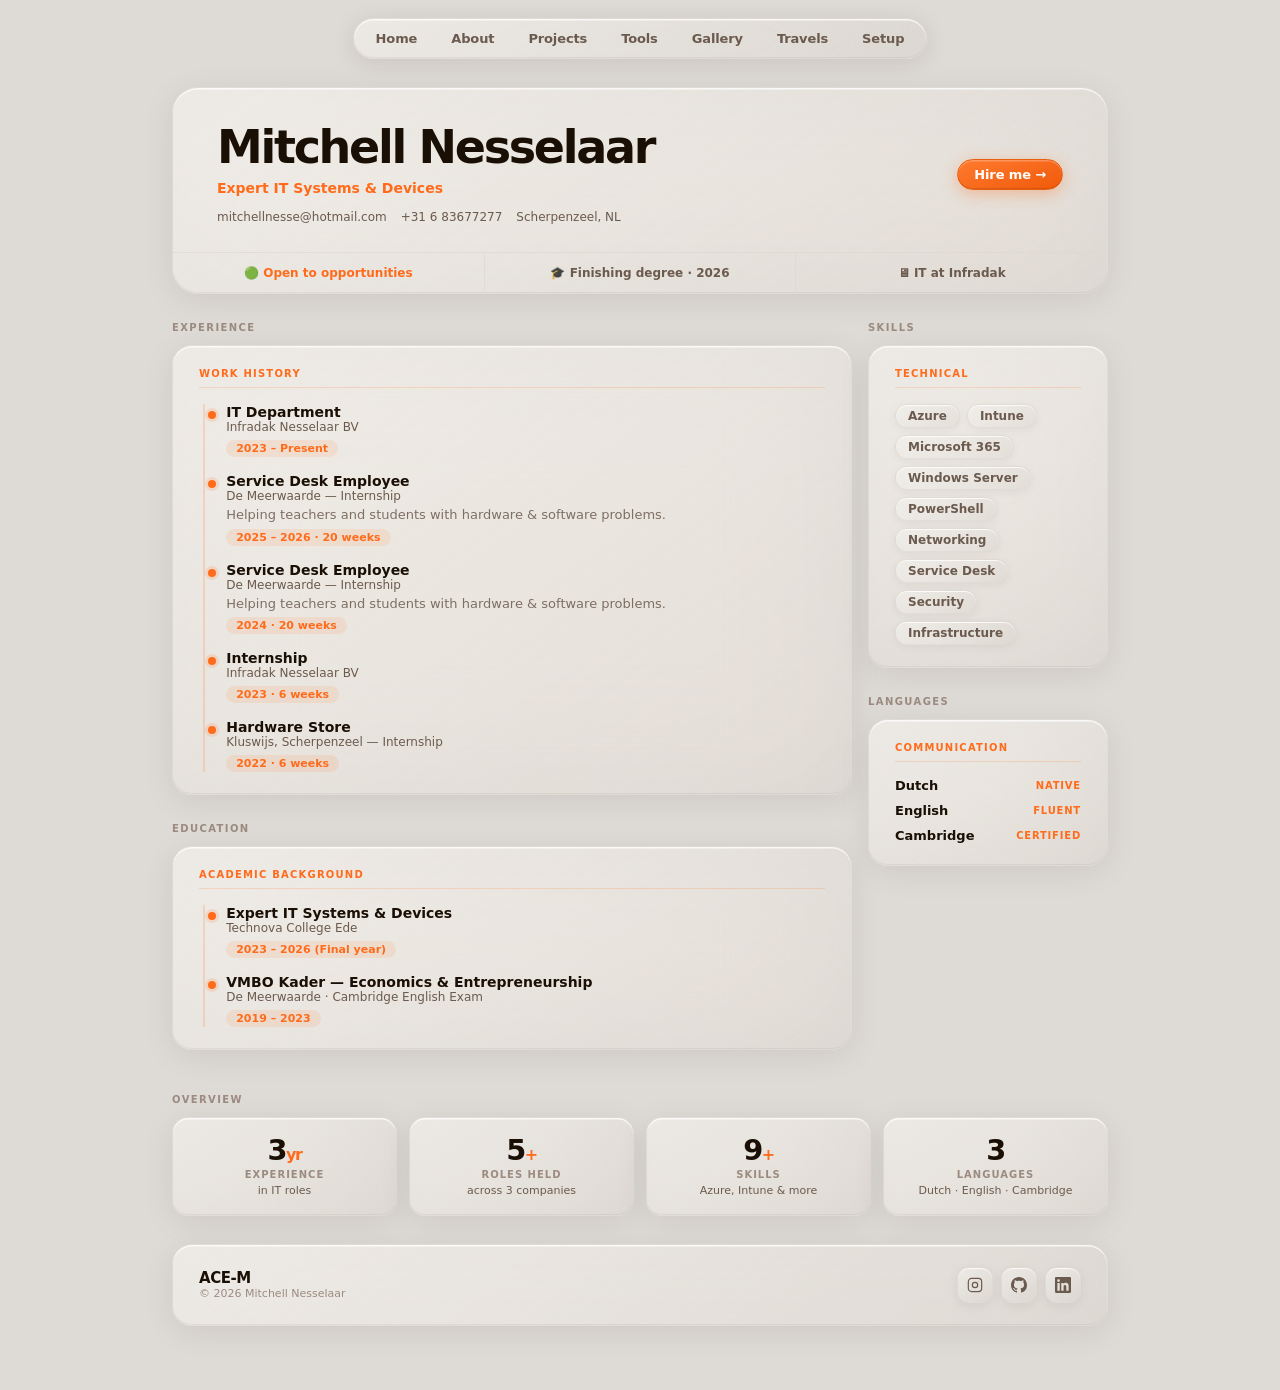
<file: resume.html>
<!DOCTYPE html>
<html lang="en">
<head>
<meta charset="UTF-8">
<meta name="viewport" content="width=device-width, initial-scale=1.0">
<title>Resume – ACE-M</title>
<style>
*, *::before, *::after { margin:0; padding:0; box-sizing:border-box; }
:root {
  --bg:     #dedad5;
  --accent: #FF6B1A;
  --text:   #1a0f05;
  --muted:  #6b5a4e;
  --faint:  #9b8b80;
  --glass-bg:     linear-gradient(145deg, rgba(245,243,240,0.58) 0%, rgba(215,210,203,0.40) 100%);
  --glass-border: rgba(220,215,208,0.68);
  --glass-top:    rgba(255,255,255,0.78);
  --glass-btm:    rgba(26,15,5,0.05);
  --glass-blur:   blur(60px) saturate(140%) brightness(1.05);
}
html { scroll-behavior: smooth; }
body {
  font-family: -apple-system, BlinkMacSystemFont, 'Segoe UI', system-ui, sans-serif;
  background: var(--bg); color: var(--text); min-height: 100vh;
}

/* ── BG ── */
.bg-canvas {
  position: fixed; inset: 0; z-index: 0;
  background:
    radial-gradient(ellipse 70% 60% at 85% 12%, rgba(255,107,26,0.22) 0%, transparent 60%),
    radial-gradient(ellipse 55% 50% at 10% 85%, rgba(255,160,90,0.14) 0%, transparent 58%),
    radial-gradient(ellipse 45% 40% at 55% 55%, rgba(255,210,170,0.09) 0%, transparent 55%),
    radial-gradient(ellipse 35% 30% at 20% 30%, rgba(255,180,110,0.08) 0%, transparent 50%),
    #dedad5;
}

/* ── GLASS ── */
.glass {
  background: var(--glass-bg);
  backdrop-filter: var(--glass-blur);
  -webkit-backdrop-filter: var(--glass-blur);
  border: 1.5px solid var(--glass-border);
  box-shadow: 0 6px 32px rgba(26,15,5,0.08), inset 0 1.5px 0 var(--glass-top), inset 0 -1px 0 var(--glass-btm);
}

/* ── PILL BUTTON ── */
.pill-btn {
  display: inline-flex; align-items: center; gap: 7px;
  padding: 7px 16px; border-radius: 22px;
  font-size: 13px; font-weight: 600; color: var(--muted);
  letter-spacing: -0.01em; font-family: inherit;
  text-decoration: none; cursor: pointer;
  background: var(--glass-bg);
  backdrop-filter: var(--glass-blur);
  -webkit-backdrop-filter: var(--glass-blur);
  border: 1.5px solid var(--glass-border);
  box-shadow: 0 4px 24px rgba(26,15,5,0.10),
    inset 0 1.5px 0 var(--glass-top),
    inset 0 -1px 0 var(--glass-btm);
  transition: all 0.2s;
}
.pill-btn:hover { color: var(--text); background: rgba(26,15,5,0.05); }
.pill-btn.primary {
  background: linear-gradient(160deg, #FF7A2F 0%, #F05A0A 100%);
  border-color: #e85f10; color: #fff;
  box-shadow: 0 4px 16px rgba(255,107,26,0.35),
    inset 0 1.5px 0 rgba(255,255,255,0.25),
    inset 0 -1px 0 rgba(0,0,0,0.12);
}
.pill-btn.icon { padding: 8px 10px; border-radius: 14px; gap: 0; }
.pill-btn.icon svg { width: 17px; height: 17px; }

/* ── PAGE ── */
.page {
  position: relative; z-index: 1;
  min-height: 100vh;
  padding: 0 32px 64px;
  max-width: 1000px;
  margin: 0 auto;
}

/* ── FLOATING NAV ── */
.nav-wrap {
  position: sticky; top: 0; z-index: 100;
  display: flex; justify-content: center;
  padding: 18px 0 0; pointer-events: none;
}
nav {
  pointer-events: all;
  display: flex; align-items: center; gap: 2px;
  padding: 5px 6px; border-radius: 28px;
  background: var(--glass-bg);
  backdrop-filter: blur(80px) saturate(160%) brightness(1.06);
  -webkit-backdrop-filter: blur(80px) saturate(160%) brightness(1.06);
  border: 1.5px solid var(--glass-border);
  box-shadow: 0 4px 24px rgba(26,15,5,0.1), inset 0 1.5px 0 var(--glass-top), inset 0 -1px 0 var(--glass-btm);
}
nav a {
  display: flex; align-items: center;
  padding: 7px 16px; border-radius: 22px;
  font-size: 13px; font-weight: 600; color: var(--muted);
  text-decoration: none; transition: all 0.2s; letter-spacing: -0.01em;
}
nav a:hover { color: var(--text); background: rgba(26,15,5,0.05); }
nav a.active { color: var(--accent); background: rgba(255,107,26,0.1); }

/* ── RESUME HERO ── */
.resume-hero {
  margin-top: 28px;
  border-radius: 26px;
  padding: 36px 44px 0;
  display: flex; flex-direction: column; gap: 0;
  overflow: hidden;
}
.resume-hero-body {
  display: flex; align-items: center;
  justify-content: space-between; gap: 24px;
  flex-wrap: wrap; padding-bottom: 28px;
}
.resume-hero-left { display: flex; flex-direction: column; gap: 10px; }
.resume-name {
  font-size: clamp(32px, 4vw, 46px); font-weight: 800;
  letter-spacing: -0.05em; line-height: 1; color: var(--text);
}
.resume-role { font-size: 14px; font-weight: 600; color: var(--accent); }
.resume-contacts { display: flex; gap: 14px; flex-wrap: wrap; margin-top: 4px; }
.resume-contacts a, .resume-contacts span {
  font-size: 12px; color: var(--muted); text-decoration: none;
  transition: color 0.2s;
}
.resume-contacts a:hover { color: var(--text); }
.resume-hero-right { display: flex; gap: 8px; }

/* Hero tag strip */
.resume-tags {
  display: flex; align-items: stretch;
  width: calc(100% + 88px); margin: 0 -44px;
  border-top: 1.5px solid var(--glass-border);
}
.resume-tag {
  flex: 1; display: flex; align-items: center; justify-content: center; gap: 8px;
  padding: 13px 16px; font-size: 12px; font-weight: 600; color: var(--muted);
  border-right: 1.5px solid var(--glass-border); white-space: nowrap;
}
.resume-tag:last-child { border-right: none; }
.resume-tag.accent-tag { color: var(--accent); }

/* ── SECTION LABEL ── */
.section-label {
  font-size: 10px; font-weight: 800; letter-spacing: 0.14em;
  text-transform: uppercase; color: var(--faint); margin: 28px 0 12px;
}

/* ── LAYOUT ── */
.layout { display: grid; grid-template-columns: 1fr 240px; gap: 16px; }

/* ── CARD ── */
.card {
  border-radius: 20px; padding: 22px 26px; margin-bottom: 16px;
}
.card-title {
  font-size: 10px; font-weight: 800; text-transform: uppercase; letter-spacing: 0.12em;
  color: var(--accent); margin-bottom: 16px; padding-bottom: 8px;
  border-bottom: 1px solid rgba(255,107,26,0.18);
}

/* ── TIMELINE ── */
.timeline-line {
  display: flex; flex-direction: column; gap: 16px;
  padding-left: 12px; border-left: 2px solid rgba(255,107,26,0.18);
  margin-left: 4px;
}
.timeline-entry { padding-left: 12px; }
.timeline-entry-inner { display: flex; gap: 10px; align-items: flex-start; }
.tl-dot {
  flex-shrink: 0; width: 8px; height: 8px; border-radius: 50%;
  background: var(--accent); margin-top: 7px; margin-left: -1.3rem;
  box-shadow: 0 0 0 3px rgba(255,107,26,0.15);
}
.tl-content { flex: 1; }
.tl-title { font-weight: 700; font-size: 14px; color: var(--text); }
.tl-sub { font-size: 12px; color: var(--muted); margin-bottom: 2px; }
.tl-desc { font-size: 13px; color: var(--muted); opacity: 0.85; line-height: 1.5; }
.tl-period {
  font-size: 11px; font-weight: 700; color: var(--accent);
  background: rgba(255,107,26,0.1); border-radius: 20px;
  padding: 2px 10px; white-space: nowrap; display: inline-block; margin-top: 4px;
}

/* ── SKILLS ── */
.skill-pills { display: flex; flex-wrap: wrap; gap: 7px; }
.skill-pill {
  background: var(--glass-bg);
  backdrop-filter: var(--glass-blur);
  -webkit-backdrop-filter: var(--glass-blur);
  border: 1.5px solid var(--glass-border);
  box-shadow: 0 2px 8px rgba(26,15,5,0.06), inset 0 1px 0 var(--glass-top);
  border-radius: 20px; padding: 4px 12px;
  font-size: 12px; font-weight: 600; color: var(--muted);
}

/* ── LANGUAGES ── */
.lang-list { display: flex; flex-direction: column; gap: 10px; }
.lang-item { display: flex; justify-content: space-between; align-items: center; }
.lang-name { font-size: 13px; font-weight: 600; color: var(--text); }
.lang-level {
  font-size: 10px; font-weight: 700; text-transform: uppercase;
  letter-spacing: 0.08em; color: var(--accent);
}

/* ── STATS STRIP ── */
.stats-strip {
  display: grid; grid-template-columns: repeat(4, 1fr); gap: 12px; margin-bottom: 28px;
}
.stat-card {
  border-radius: 16px; padding: 18px 20px;
  text-align: center; display: flex; flex-direction: column; gap: 4px;
}
.stat-num {
  font-size: 1.8rem; font-weight: 800; letter-spacing: -0.05em;
  color: var(--text); line-height: 1;
}
.stat-num span { font-size: 1rem; color: var(--accent); }
.stat-lbl { font-size: 10px; font-weight: 700; text-transform: uppercase; letter-spacing: 0.1em; color: var(--faint); }
.stat-sub { font-size: 11px; color: var(--muted); }

/* ── FOOTER ── */
.site-footer {
  border-radius: 20px; padding: 22px 26px;
  display: flex; align-items: center; justify-content: space-between; flex-wrap: wrap; gap: 12px;
  margin-top: 8px;
}
.footer-brand { font-size: 15px; font-weight: 800; letter-spacing: -0.03em; color: var(--text); }
.footer-copy { font-size: 11px; color: var(--faint); }
.social-links { display: flex; gap: 8px; }
.social-pill {
  display: inline-flex; align-items: center; justify-content: center;
  width: 36px; height: 36px; border-radius: 12px;
  background: var(--glass-bg);
  backdrop-filter: var(--glass-blur);
  -webkit-backdrop-filter: var(--glass-blur);
  border: 1.5px solid var(--glass-border);
  box-shadow: 0 3px 12px rgba(26,15,5,0.07), inset 0 1px 0 var(--glass-top);
  color: var(--muted); text-decoration: none; transition: all 0.2s;
}
.social-pill:hover {
  color: var(--text); transform: translateY(-1px);
  box-shadow: 0 6px 18px rgba(26,15,5,0.10), inset 0 1px 0 var(--glass-top);
}
.social-pill svg { width: 16px; height: 16px; }

@media (max-width: 700px) {
  .page { padding: 0 16px 48px; }
  .stats-strip { grid-template-columns: repeat(2, 1fr); }
  .layout { grid-template-columns: 1fr; }
  .resume-hero-body { flex-direction: column; }
  .resume-tags { overflow-x: auto; }
}
</style>

<script src="topo-bg.js"></script>
</head>
<body>
<div class="bg-canvas"></div>

<div class="page">
  <!-- NAV -->
  <div class="nav-wrap">
    <nav>
      <a href="index.html">Home</a>
      <a href="about.html">About</a>
      
      <a href="projects.html">Projects</a>
      <a href="tools.html">Tools</a>
      <a href="gallery.html">Gallery</a>
      <a href="travels.html">Travels</a>
      <a href="setup.html">Setup</a>
      
    </nav>
  </div>

  <!-- RESUME HERO -->
  <div class="resume-hero glass">
    <div class="resume-hero-body">
      <div class="resume-hero-left">
        <div class="resume-name">Mitchell Nesselaar</div>
        <div class="resume-role">Expert IT Systems &amp; Devices</div>
        <div class="resume-contacts">
          <a href="mailto:mitchellnesse@hotmail.com">mitchellnesse@hotmail.com</a>
          <span>+31 6 83677277</span>
          <span>Scherpenzeel, NL</span>
        </div>
      </div>
      <div class="resume-hero-right">
        <a href="mailto:mitchellnesse@hotmail.com" class="pill-btn primary">Hire me →</a>
      </div>
    </div>
    <div class="resume-tags">
      <div class="resume-tag accent-tag">🟢 Open to opportunities</div>
      <div class="resume-tag">🎓 Finishing degree · 2026</div>
      <div class="resume-tag">🖥 IT at Infradak</div>
    </div>
  </div>

  <!-- MAIN LAYOUT -->
  <div class="layout">
    <!-- Left column -->
    <div>
      <p class="section-label">Experience</p>
      <div class="card glass">
        <div class="card-title">Work History</div>
        <div class="timeline-line">
          <div class="timeline-entry">
            <div class="timeline-entry-inner">
              <div class="tl-dot"></div>
              <div class="tl-content">
                <div class="tl-title">IT Department</div>
                <div class="tl-sub">Infradak Nesselaar BV</div>
                <span class="tl-period">2023 – Present</span>
              </div>
            </div>
          </div>
          <div class="timeline-entry">
            <div class="timeline-entry-inner">
              <div class="tl-dot"></div>
              <div class="tl-content">
                <div class="tl-title">Service Desk Employee</div>
                <div class="tl-sub">De Meerwaarde — Internship</div>
                <div class="tl-desc">Helping teachers and students with hardware &amp; software problems.</div>
                <span class="tl-period">2025 – 2026 · 20 weeks</span>
              </div>
            </div>
          </div>
          <div class="timeline-entry">
            <div class="timeline-entry-inner">
              <div class="tl-dot"></div>
              <div class="tl-content">
                <div class="tl-title">Service Desk Employee</div>
                <div class="tl-sub">De Meerwaarde — Internship</div>
                <div class="tl-desc">Helping teachers and students with hardware &amp; software problems.</div>
                <span class="tl-period">2024 · 20 weeks</span>
              </div>
            </div>
          </div>
          <div class="timeline-entry">
            <div class="timeline-entry-inner">
              <div class="tl-dot"></div>
              <div class="tl-content">
                <div class="tl-title">Internship</div>
                <div class="tl-sub">Infradak Nesselaar BV</div>
                <span class="tl-period">2023 · 6 weeks</span>
              </div>
            </div>
          </div>
          <div class="timeline-entry">
            <div class="timeline-entry-inner">
              <div class="tl-dot"></div>
              <div class="tl-content">
                <div class="tl-title">Hardware Store</div>
                <div class="tl-sub">Kluswijs, Scherpenzeel — Internship</div>
                <span class="tl-period">2022 · 6 weeks</span>
              </div>
            </div>
          </div>
        </div>
      </div>

      <p class="section-label">Education</p>
      <div class="card glass">
        <div class="card-title">Academic Background</div>
        <div class="timeline-line">
          <div class="timeline-entry">
            <div class="timeline-entry-inner">
              <div class="tl-dot"></div>
              <div class="tl-content">
                <div class="tl-title">Expert IT Systems &amp; Devices</div>
                <div class="tl-sub">Technova College Ede</div>
                <span class="tl-period">2023 – 2026 (Final year)</span>
              </div>
            </div>
          </div>
          <div class="timeline-entry">
            <div class="timeline-entry-inner">
              <div class="tl-dot"></div>
              <div class="tl-content">
                <div class="tl-title">VMBO Kader — Economics &amp; Entrepreneurship</div>
                <div class="tl-sub">De Meerwaarde · Cambridge English Exam</div>
                <span class="tl-period">2019 – 2023</span>
              </div>
            </div>
          </div>
        </div>
      </div>
    </div>

    <!-- Right column -->
    <div>
      <p class="section-label">Skills</p>
      <div class="card glass">
        <div class="card-title">Technical</div>
        <div class="skill-pills">
          <span class="skill-pill">Azure</span>
          <span class="skill-pill">Intune</span>
          <span class="skill-pill">Microsoft 365</span>
          <span class="skill-pill">Windows Server</span>
          <span class="skill-pill">PowerShell</span>
          <span class="skill-pill">Networking</span>
          <span class="skill-pill">Service Desk</span>
          <span class="skill-pill">Security</span>
          <span class="skill-pill">Infrastructure</span>
        </div>
      </div>

      <p class="section-label">Languages</p>
      <div class="card glass">
        <div class="card-title">Communication</div>
        <div class="lang-list">
          <div class="lang-item">
            <span class="lang-name">Dutch</span>
            <span class="lang-level">Native</span>
          </div>
          <div class="lang-item">
            <span class="lang-name">English</span>
            <span class="lang-level">Fluent</span>
          </div>
          <div class="lang-item">
            <span class="lang-name">Cambridge</span>
            <span class="lang-level">Certified</span>
          </div>
        </div>
      </div>
    </div>
  </div>

  <!-- STATS -->
  <p class="section-label">Overview</p>
  <div class="stats-strip">
    <div class="stat-card glass">
      <div class="stat-num">3<span>yr</span></div>
      <div class="stat-lbl">Experience</div>
      <div class="stat-sub">in IT roles</div>
    </div>
    <div class="stat-card glass">
      <div class="stat-num">5<span>+</span></div>
      <div class="stat-lbl">Roles held</div>
      <div class="stat-sub">across 3 companies</div>
    </div>
    <div class="stat-card glass">
      <div class="stat-num">9<span>+</span></div>
      <div class="stat-lbl">Skills</div>
      <div class="stat-sub">Azure, Intune &amp; more</div>
    </div>
    <div class="stat-card glass">
      <div class="stat-num">3</div>
      <div class="stat-lbl">Languages</div>
      <div class="stat-sub">Dutch · English · Cambridge</div>
    </div>
  </div>

  <!-- FOOTER -->
  <div class="site-footer glass">
    <div>
      <div class="footer-brand">ACE-M</div>
      <div class="footer-copy">© 2026 Mitchell Nesselaar</div>
    </div>
    <div class="social-links">
      <!-- Instagram -->
      <a href="https://instagram.com" target="_blank" class="social-pill" aria-label="Instagram">
        <svg viewBox="0 0 24 24" fill="none" stroke="currentColor" stroke-width="1.8" stroke-linecap="round" stroke-linejoin="round">
          <rect x="2" y="2" width="20" height="20" rx="5" ry="5"/><circle cx="12" cy="12" r="4"/>
          <circle cx="17.5" cy="6.5" r="0.5" fill="currentColor" stroke="none"/>
        </svg>
      </a>
      <!-- GitHub -->
      <a href="https://github.com/ULTIMATE-ACE-M" target="_blank" class="social-pill" aria-label="GitHub">
        <svg viewBox="0 0 24 24" fill="currentColor">
          <path d="M12 0C5.37 0 0 5.37 0 12c0 5.31 3.435 9.795 8.205 11.385.6.105.825-.255.825-.57 0-.285-.015-1.23-.015-2.235-3.015.555-3.795-.735-4.035-1.41-.135-.345-.72-1.41-1.23-1.695-.42-.225-1.02-.78-.015-.795.945-.015 1.62.87 1.845 1.23 1.08 1.815 2.805 1.305 3.495.99.105-.78.42-1.305.765-1.605-2.67-.3-5.46-1.335-5.46-5.925 0-1.305.465-2.385 1.23-3.225-.12-.3-.54-1.53.12-3.18 0 0 1.005-.315 3.3 1.23.96-.27 1.98-.405 3-.405s2.04.135 3 .405c2.295-1.56 3.3-1.23 3.3-1.23.66 1.65.24 2.88.12 3.18.765.84 1.23 1.905 1.23 3.225 0 4.605-2.805 5.625-5.475 5.925.435.375.81 1.095.81 2.22 0 1.605-.015 2.895-.015 3.3 0 .315.225.69.825.57A12.02 12.02 0 0 0 24 12c0-6.63-5.37-12-12-12z"/>
        </svg>
      </a>
      <!-- LinkedIn -->
      <a href="https://linkedin.com" target="_blank" class="social-pill" aria-label="LinkedIn">
        <svg viewBox="0 0 24 24" fill="currentColor">
          <path d="M20.447 20.452h-3.554v-5.569c0-1.328-.027-3.037-1.852-3.037-1.853 0-2.136 1.445-2.136 2.939v5.667H9.351V9h3.414v1.561h.046c.477-.9 1.637-1.85 3.37-1.85 3.601 0 4.267 2.37 4.267 5.455v6.286zM5.337 7.433a2.062 2.062 0 0 1-2.063-2.065 2.064 2.064 0 1 1 2.063 2.065zm1.782 13.019H3.555V9h3.564v11.452zM22.225 0H1.771C.792 0 0 .774 0 1.729v20.542C0 23.227.792 24 1.771 24h20.451C23.2 24 24 23.227 24 22.271V1.729C24 .774 23.2 0 22.222 0h.003z"/>
        </svg>
      </a>
    </div>
  </div>
</div>
</body>
</html>
</file>
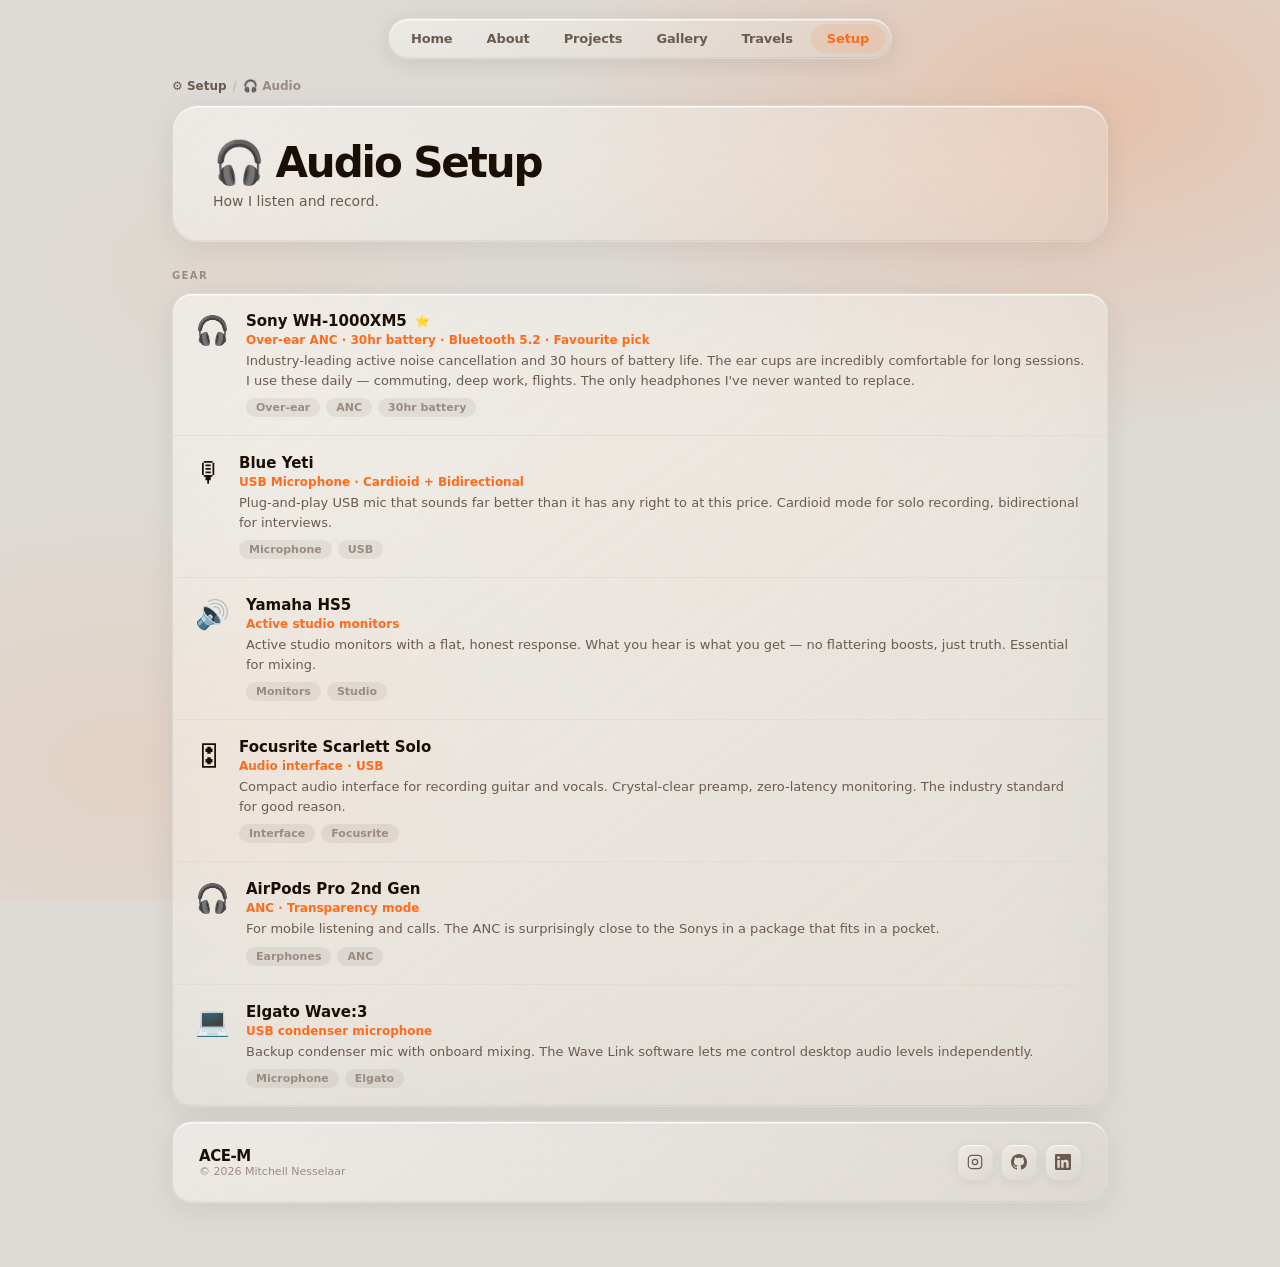
<file: setup-audio.html>
<!DOCTYPE html>
<html lang="en">
<head>
<meta charset="UTF-8">
<meta name="viewport" content="width=device-width, initial-scale=1.0">
<title>Audio – Setup / Gear – ACE-M</title>
<style>
*, *::before, *::after { margin:0; padding:0; box-sizing:border-box; }
:root { --bg:#dedad5; --accent:#FF6B1A; --text:#1a0f05; --muted:#6b5a4e; --faint:#9b8b80; --glass-bg:linear-gradient(145deg,rgba(245,243,240,0.58) 0%,rgba(215,210,203,0.40) 100%); --glass-border:rgba(220,215,208,0.68); --glass-top:rgba(255,255,255,0.78); --glass-btm:rgba(26,15,5,0.05); --glass-blur:blur(60px) saturate(140%) brightness(1.05); }
html { scroll-behavior: smooth; }
body { font-family: -apple-system, BlinkMacSystemFont, 'Segoe UI', system-ui, sans-serif; background: var(--bg); color: var(--text); min-height: 100vh; }
.bg-canvas { position: fixed; inset: 0; z-index: 0; background: radial-gradient(ellipse 70% 60% at 85% 12%, rgba(255,107,26,0.22) 0%, transparent 60%), radial-gradient(ellipse 55% 50% at 10% 85%, rgba(255,160,90,0.14) 0%, transparent 58%), radial-gradient(ellipse 45% 40% at 55% 55%, rgba(255,210,170,0.09) 0%, transparent 55%), radial-gradient(ellipse 35% 30% at 20% 30%, rgba(255,180,110,0.08) 0%, transparent 50%), #dedad5; }
.glass { background: var(--glass-bg); backdrop-filter: var(--glass-blur); -webkit-backdrop-filter: var(--glass-blur); border: 1.5px solid var(--glass-border); box-shadow: 0 6px 32px rgba(26,15,5,0.08), inset 0 1.5px 0 var(--glass-top), inset 0 -1px 0 var(--glass-btm); }
.page { position: relative; z-index: 1; min-height: 100vh; padding: 0 32px 64px; max-width: 1000px; margin: 0 auto; }
.nav-wrap { position: sticky; top: 0; z-index: 100; display: flex; justify-content: center; padding: 18px 0 0; pointer-events: none; }
nav { pointer-events: all; display: flex; align-items: center; gap: 2px; padding: 5px 6px; border-radius: 28px; background: var(--glass-bg); backdrop-filter: blur(80px) saturate(160%) brightness(1.06); -webkit-backdrop-filter: blur(80px) saturate(160%) brightness(1.06); border: 1.5px solid var(--glass-border); box-shadow: 0 4px 24px rgba(26,15,5,0.1), inset 0 1.5px 0 var(--glass-top), inset 0 -1px 0 var(--glass-btm); }
nav a { display: flex; align-items: center; padding: 7px 16px; border-radius: 22px; font-size: 13px; font-weight: 600; color: var(--muted); text-decoration: none; transition: all 0.2s; letter-spacing: -0.01em; }
nav a:hover { color: var(--text); background: rgba(26,15,5,0.05); }
nav a.active { color: var(--accent); background: rgba(255,107,26,0.1); }
.breadcrumb { display: flex; align-items: center; gap: 6px; font-size: 12px; color: var(--faint); margin: 20px 0 0; font-weight: 600; }
.breadcrumb a { color: var(--muted); text-decoration: none; transition: color 0.2s; }
.breadcrumb a:hover { color: var(--text); }
.breadcrumb-sep { opacity: 0.4; }
.setup-sub-hero { margin-top: 12px; border-radius: 26px; padding: 32px 40px; }
.hero-title { font-size: clamp(28px, 4vw, 42px); font-weight: 800; letter-spacing: -0.05em; color: var(--text); margin-bottom: 6px; }
.hero-sub { font-size: 14px; color: var(--muted); }
.section-label { font-size: 10px; font-weight: 800; letter-spacing: 0.14em; text-transform: uppercase; color: var(--faint); margin: 28px 0 12px; }
.gear-card { border-radius: 20px; overflow: hidden; margin-bottom: 14px; }
.gear-item { display: flex; align-items: flex-start; gap: 16px; padding: 18px 22px; border-bottom: 1px solid var(--glass-border); transition: background 0.15s; }
.gear-item:last-child { border-bottom: none; }
.gear-item:hover { background: rgba(26,15,5,0.02); }
.gear-icon { font-size: 28px; flex-shrink: 0; margin-top: 2px; }
.gear-info { flex: 1; }
.gear-name { font-size: 15px; font-weight: 700; color: var(--text); margin-bottom: 3px; display: flex; align-items: center; gap: 8px; }
.gear-fav { font-size: 12px; }
.gear-spec { font-size: 12px; color: var(--accent); font-weight: 600; margin-bottom: 4px; }
.gear-desc { font-size: 13px; color: var(--muted); line-height: 1.5; }
.gear-tags { display: flex; gap: 6px; flex-wrap: wrap; margin-top: 8px; }
.gear-tag { font-size: 11px; font-weight: 600; padding: 3px 10px; border-radius: 20px; background: rgba(26,15,5,0.06); color: var(--faint); }
.site-footer { border-radius: 20px; padding: 22px 26px; display: flex; align-items: center; justify-content: space-between; flex-wrap: wrap; gap: 12px; margin-top: 8px; }
.footer-brand { font-size: 15px; font-weight: 800; letter-spacing: -0.03em; color: var(--text); }
.footer-copy { font-size: 11px; color: var(--faint); }
.social-links { display: flex; gap: 8px; }
.social-pill { display: inline-flex; align-items: center; justify-content: center; width: 36px; height: 36px; border-radius: 12px; background: var(--glass-bg); backdrop-filter: var(--glass-blur); -webkit-backdrop-filter: var(--glass-blur); border: 1.5px solid var(--glass-border); box-shadow: 0 3px 12px rgba(26,15,5,0.07), inset 0 1px 0 var(--glass-top); color: var(--muted); text-decoration: none; transition: all 0.2s; }
.social-pill:hover { color: var(--text); transform: translateY(-1px); box-shadow: 0 6px 18px rgba(26,15,5,0.10), inset 0 1px 0 var(--glass-top); }
.social-pill svg { width: 16px; height: 16px; }
@media (max-width: 700px) { .page { padding: 0 16px 48px; } .setup-sub-hero { padding: 24px 20px; } }
</style>
</head>
<body>
<div class="bg-canvas"></div>
<div class="page">
  <div class="nav-wrap">
    <nav>
      <a href="index.html">Home</a>
      <a href="about.html">About</a>
      
      <a href="projects.html">Projects</a>
      <a href="gallery.html">Gallery</a>
      <a href="travels.html">Travels</a>
      <a href="setup.html" class="active">Setup</a>
      
    </nav>
  </div>

  <div class="breadcrumb">
    <a href="setup.html">⚙️ Setup</a>
    <span class="breadcrumb-sep">/</span>
    <span>🎧 Audio</span>
  </div>

  <div class="setup-sub-hero glass">
    <div class="hero-title">🎧 Audio Setup</div>
    <div class="hero-sub">How I listen and record.</div>
  </div>

  <p class="section-label">Gear</p>
  <div class="gear-card glass">
    <div class="gear-item">
      <div class="gear-icon">🎧</div>
      <div class="gear-info">
        <div class="gear-name">Sony WH-1000XM5 <span class="gear-fav">⭐</span></div>
        <div class="gear-spec">Over-ear ANC · 30hr battery · Bluetooth 5.2 · Favourite pick</div>
        <div class="gear-desc">Industry-leading active noise cancellation and 30 hours of battery life. The ear cups are incredibly comfortable for long sessions. I use these daily — commuting, deep work, flights. The only headphones I've never wanted to replace.</div>
        <div class="gear-tags"><span class="gear-tag">Over-ear</span><span class="gear-tag">ANC</span><span class="gear-tag">30hr battery</span></div>
      </div>
    </div>
    <div class="gear-item">
      <div class="gear-icon">🎙</div>
      <div class="gear-info">
        <div class="gear-name">Blue Yeti</div>
        <div class="gear-spec">USB Microphone · Cardioid + Bidirectional</div>
        <div class="gear-desc">Plug-and-play USB mic that sounds far better than it has any right to at this price. Cardioid mode for solo recording, bidirectional for interviews.</div>
        <div class="gear-tags"><span class="gear-tag">Microphone</span><span class="gear-tag">USB</span></div>
      </div>
    </div>
    <div class="gear-item">
      <div class="gear-icon">🔊</div>
      <div class="gear-info">
        <div class="gear-name">Yamaha HS5</div>
        <div class="gear-spec">Active studio monitors</div>
        <div class="gear-desc">Active studio monitors with a flat, honest response. What you hear is what you get — no flattering boosts, just truth. Essential for mixing.</div>
        <div class="gear-tags"><span class="gear-tag">Monitors</span><span class="gear-tag">Studio</span></div>
      </div>
    </div>
    <div class="gear-item">
      <div class="gear-icon">🎛</div>
      <div class="gear-info">
        <div class="gear-name">Focusrite Scarlett Solo</div>
        <div class="gear-spec">Audio interface · USB</div>
        <div class="gear-desc">Compact audio interface for recording guitar and vocals. Crystal-clear preamp, zero-latency monitoring. The industry standard for good reason.</div>
        <div class="gear-tags"><span class="gear-tag">Interface</span><span class="gear-tag">Focusrite</span></div>
      </div>
    </div>
    <div class="gear-item">
      <div class="gear-icon">🎧</div>
      <div class="gear-info">
        <div class="gear-name">AirPods Pro 2nd Gen</div>
        <div class="gear-spec">ANC · Transparency mode</div>
        <div class="gear-desc">For mobile listening and calls. The ANC is surprisingly close to the Sonys in a package that fits in a pocket.</div>
        <div class="gear-tags"><span class="gear-tag">Earphones</span><span class="gear-tag">ANC</span></div>
      </div>
    </div>
    <div class="gear-item">
      <div class="gear-icon">💻</div>
      <div class="gear-info">
        <div class="gear-name">Elgato Wave:3</div>
        <div class="gear-spec">USB condenser microphone</div>
        <div class="gear-desc">Backup condenser mic with onboard mixing. The Wave Link software lets me control desktop audio levels independently.</div>
        <div class="gear-tags"><span class="gear-tag">Microphone</span><span class="gear-tag">Elgato</span></div>
      </div>
    </div>
  </div>

  <div class="site-footer glass">
    <div>
      <div class="footer-brand">ACE-M</div>
      <div class="footer-copy">© 2026 Mitchell Nesselaar</div>
    </div>
    <div class="social-links">
      <a href="https://instagram.com" target="_blank" class="social-pill" aria-label="Instagram">
        <svg viewBox="0 0 24 24" fill="none" stroke="currentColor" stroke-width="1.8" stroke-linecap="round" stroke-linejoin="round"><rect x="2" y="2" width="20" height="20" rx="5" ry="5"/><circle cx="12" cy="12" r="4"/><circle cx="17.5" cy="6.5" r="0.5" fill="currentColor" stroke="none"/></svg>
      </a>
      <a href="https://github.com/ULTIMATE-ACE-M" target="_blank" class="social-pill" aria-label="GitHub">
        <svg viewBox="0 0 24 24" fill="currentColor"><path d="M12 0C5.37 0 0 5.37 0 12c0 5.31 3.435 9.795 8.205 11.385.6.105.825-.255.825-.57 0-.285-.015-1.23-.015-2.235-3.015.555-3.795-.735-4.035-1.41-.135-.345-.72-1.41-1.23-1.695-.42-.225-1.02-.78-.015-.795.945-.015 1.62.87 1.845 1.23 1.08 1.815 2.805 1.305 3.495.99.105-.78.42-1.305.765-1.605-2.67-.3-5.46-1.335-5.46-5.925 0-1.305.465-2.385 1.23-3.225-.12-.3-.54-1.53.12-3.18 0 0 1.005-.315 3.3 1.23.96-.27 1.98-.405 3-.405s2.04.135 3 .405c2.295-1.56 3.3-1.23 3.3-1.23.66 1.65.24 2.88.12 3.18.765.84 1.23 1.905 1.23 3.225 0 4.605-2.805 5.625-5.475 5.925.435.375.81 1.095.81 2.22 0 1.605-.015 2.895-.015 3.3 0 .315.225.69.825.57A12.02 12.02 0 0 0 24 12c0-6.63-5.37-12-12-12z"/></svg>
      </a>
      <a href="https://linkedin.com" target="_blank" class="social-pill" aria-label="LinkedIn">
        <svg viewBox="0 0 24 24" fill="currentColor"><path d="M20.447 20.452h-3.554v-5.569c0-1.328-.027-3.037-1.852-3.037-1.853 0-2.136 1.445-2.136 2.939v5.667H9.351V9h3.414v1.561h.046c.477-.9 1.637-1.85 3.37-1.85 3.601 0 4.267 2.37 4.267 5.455v6.286zM5.337 7.433a2.062 2.062 0 0 1-2.063-2.065 2.064 2.064 0 1 1 2.063 2.065zm1.782 13.019H3.555V9h3.564v11.452zM22.225 0H1.771C.792 0 0 .774 0 1.729v20.542C0 23.227.792 24 1.771 24h20.451C23.2 24 24 23.227 24 22.271V1.729C24 .774 23.2 0 22.222 0h.003z"/></svg>
      </a>
    </div>
  </div>
</div>
</body>
</html>
</file>
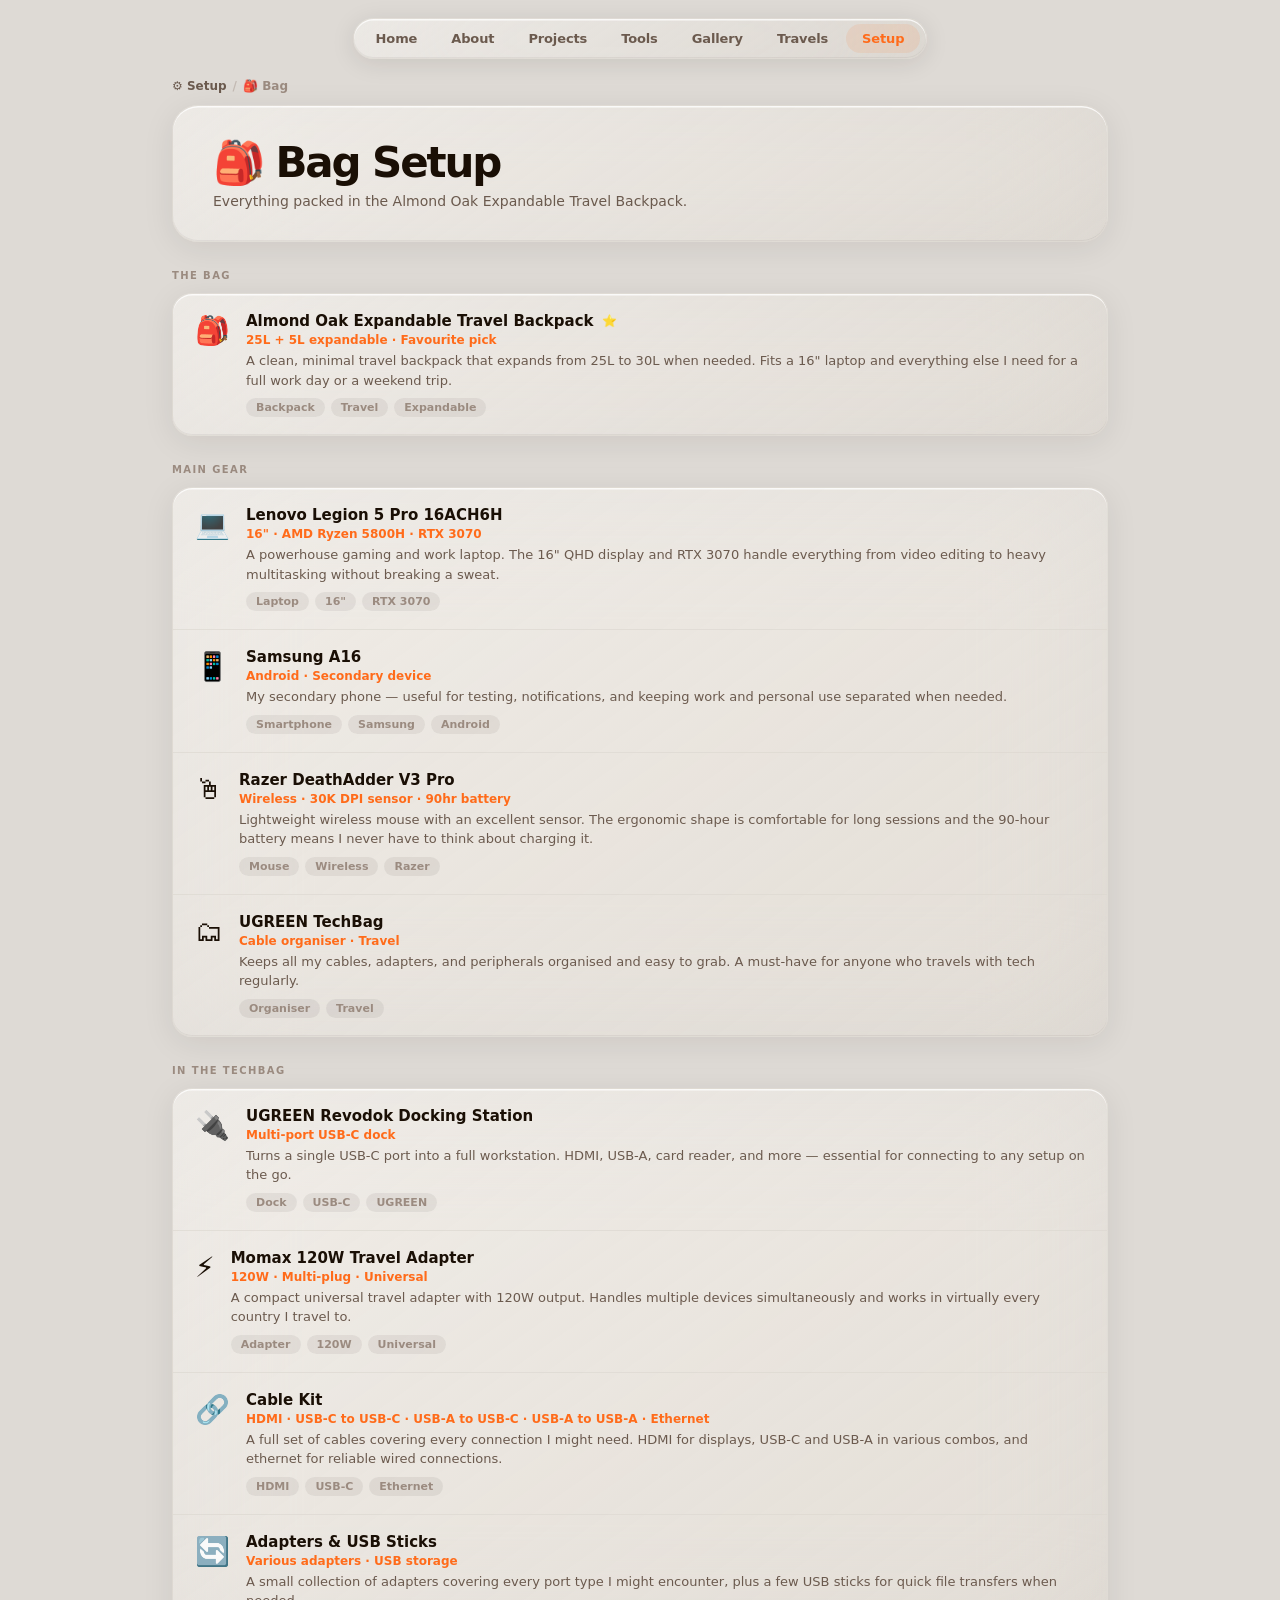
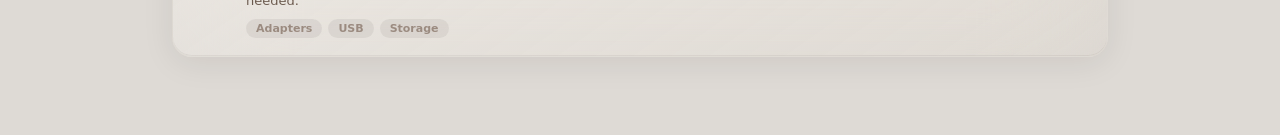
<file: setup-bag.html>
<!DOCTYPE html>
<html lang="en">
<head>
<meta charset="UTF-8">
<meta name="viewport" content="width=device-width, initial-scale=1.0">
<title>Bag – Setup / Gear – ACE-M</title>
<style>
*, *::before, *::after { margin:0; padding:0; box-sizing:border-box; }
:root { --bg:#dedad5; --accent:#FF6B1A; --text:#1a0f05; --muted:#6b5a4e; --faint:#9b8b80; --glass-bg:linear-gradient(145deg,rgba(245,243,240,0.58) 0%,rgba(215,210,203,0.40) 100%); --glass-border:rgba(220,215,208,0.68); --glass-top:rgba(255,255,255,0.78); --glass-btm:rgba(26,15,5,0.05); --glass-blur:blur(60px) saturate(140%) brightness(1.05); }
html { scroll-behavior: smooth; }
body { font-family: -apple-system, BlinkMacSystemFont, 'Segoe UI', system-ui, sans-serif; background: var(--bg); color: var(--text); min-height: 100vh; }
.bg-canvas { position: fixed; inset: 0; z-index: 0; background: radial-gradient(ellipse 70% 60% at 85% 12%, rgba(255,107,26,0.22) 0%, transparent 60%), radial-gradient(ellipse 55% 50% at 10% 85%, rgba(255,160,90,0.14) 0%, transparent 58%), radial-gradient(ellipse 45% 40% at 55% 55%, rgba(255,210,170,0.09) 0%, transparent 55%), radial-gradient(ellipse 35% 30% at 20% 30%, rgba(255,180,110,0.08) 0%, transparent 50%), #dedad5; }
.glass { background: var(--glass-bg); backdrop-filter: var(--glass-blur); -webkit-backdrop-filter: var(--glass-blur); border: 1.5px solid var(--glass-border); box-shadow: 0 6px 32px rgba(26,15,5,0.08), inset 0 1.5px 0 var(--glass-top), inset 0 -1px 0 var(--glass-btm); }
.page { position: relative; z-index: 1; min-height: 100vh; padding: 0 32px 64px; max-width: 1000px; margin: 0 auto; }
.nav-wrap { position: sticky; top: 0; z-index: 100; display: flex; justify-content: center; padding: 18px 0 0; pointer-events: none; }
nav { pointer-events: all; display: flex; align-items: center; gap: 2px; padding: 5px 6px; border-radius: 28px; background: var(--glass-bg); backdrop-filter: blur(80px) saturate(160%) brightness(1.06); -webkit-backdrop-filter: blur(80px) saturate(160%) brightness(1.06); border: 1.5px solid var(--glass-border); box-shadow: 0 4px 24px rgba(26,15,5,0.1), inset 0 1.5px 0 var(--glass-top), inset 0 -1px 0 var(--glass-btm); }
nav a { display: flex; align-items: center; padding: 7px 16px; border-radius: 22px; font-size: 13px; font-weight: 600; color: var(--muted); text-decoration: none; transition: all 0.2s; letter-spacing: -0.01em; }
nav a:hover { color: var(--text); background: rgba(26,15,5,0.05); }
nav a.active { color: var(--accent); background: rgba(255,107,26,0.1); }
.breadcrumb { display: flex; align-items: center; gap: 6px; font-size: 12px; color: var(--faint); margin: 20px 0 0; font-weight: 600; }
.breadcrumb a { color: var(--muted); text-decoration: none; transition: color 0.2s; }
.breadcrumb a:hover { color: var(--text); }
.breadcrumb-sep { opacity: 0.4; }
.setup-sub-hero { margin-top: 12px; border-radius: 26px; padding: 32px 40px; }
.hero-title { font-size: clamp(28px, 4vw, 42px); font-weight: 800; letter-spacing: -0.05em; color: var(--text); margin-bottom: 6px; }
.hero-sub { font-size: 14px; color: var(--muted); }
.section-label { font-size: 10px; font-weight: 800; letter-spacing: 0.14em; text-transform: uppercase; color: var(--faint); margin: 28px 0 12px; }
.gear-card { border-radius: 20px; overflow: hidden; margin-bottom: 14px; }
.gear-item { display: flex; align-items: flex-start; gap: 16px; padding: 18px 22px; border-bottom: 1px solid var(--glass-border); transition: background 0.15s; }
.gear-item:last-child { border-bottom: none; }
.gear-item:hover { background: rgba(26,15,5,0.02); }
.gear-icon { font-size: 28px; flex-shrink: 0; margin-top: 2px; }
.gear-info { flex: 1; }
.gear-name { font-size: 15px; font-weight: 700; color: var(--text); margin-bottom: 3px; display: flex; align-items: center; gap: 8px; }
.gear-fav { font-size: 12px; }
.gear-spec { font-size: 12px; color: var(--accent); font-weight: 600; margin-bottom: 4px; }
.gear-desc { font-size: 13px; color: var(--muted); line-height: 1.5; }
.gear-tags { display: flex; gap: 6px; flex-wrap: wrap; margin-top: 8px; }
.gear-tag { font-size: 11px; font-weight: 600; padding: 3px 10px; border-radius: 20px; background: rgba(26,15,5,0.06); color: var(--faint); }
.site-footer { border-radius: 20px; padding: 22px 26px; display: flex; align-items: center; justify-content: space-between; flex-wrap: wrap; gap: 12px; margin-top: 8px; }
.footer-brand { font-size: 15px; font-weight: 800; letter-spacing: -0.03em; color: var(--text); }
.footer-copy { font-size: 11px; color: var(--faint); }
.social-links { display: flex; gap: 8px; }
.social-pill { display: inline-flex; align-items: center; justify-content: center; width: 36px; height: 36px; border-radius: 12px; background: var(--glass-bg); backdrop-filter: var(--glass-blur); -webkit-backdrop-filter: var(--glass-blur); border: 1.5px solid var(--glass-border); box-shadow: 0 3px 12px rgba(26,15,5,0.07), inset 0 1px 0 var(--glass-top); color: var(--muted); text-decoration: none; transition: all 0.2s; }
.social-pill:hover { color: var(--text); transform: translateY(-1px); box-shadow: 0 6px 18px rgba(26,15,5,0.10), inset 0 1px 0 var(--glass-top); }
.social-pill svg { width: 16px; height: 16px; }
@media (max-width: 700px) { .page { padding: 0 16px 48px; } .setup-sub-hero { padding: 24px 20px; } }
</style>

<script src="topo-bg.js"></script>
</head>
<body>
<div class="bg-canvas"></div>
<div class="page">
  <div class="nav-wrap">
    <nav>
      <a href="index.html">Home</a>
      <a href="about.html">About</a>
      
      <a href="projects.html">Projects</a>
      <a href="tools.html">Tools</a>
      <a href="gallery.html">Gallery</a>
      <a href="travels.html">Travels</a>
      <a href="setup.html" class="active">Setup</a>
      
    </nav>
  </div>

  <div class="breadcrumb">
    <a href="setup.html">⚙️ Setup</a>
    <span class="breadcrumb-sep">/</span>
    <span>🎒 Bag</span>
  </div>

  <div class="setup-sub-hero glass">
    <div class="hero-title">🎒 Bag Setup</div>
    <div class="hero-sub">Everything packed in the Almond Oak Expandable Travel Backpack.</div>
  </div>

  <p class="section-label">The Bag</p>
  <div class="gear-card glass">
    <div class="gear-item">
      <div class="gear-icon">🎒</div>
      <div class="gear-info">
        <div class="gear-name">Almond Oak Expandable Travel Backpack <span class="gear-fav">⭐</span></div>
        <div class="gear-spec">25L + 5L expandable · Favourite pick</div>
        <div class="gear-desc">A clean, minimal travel backpack that expands from 25L to 30L when needed. Fits a 16" laptop and everything else I need for a full work day or a weekend trip.</div>
        <div class="gear-tags"><span class="gear-tag">Backpack</span><span class="gear-tag">Travel</span><span class="gear-tag">Expandable</span></div>
      </div>
    </div>
  </div>

<p class="section-label">Main Gear</p>
  <div class="gear-card glass">
    <div class="gear-item">
      <div class="gear-icon">💻</div>
      <div class="gear-info">
        <div class="gear-name">Lenovo Legion 5 Pro 16ACH6H</div>
        <div class="gear-spec">16" · AMD Ryzen 5800H · RTX 3070</div>
        <div class="gear-desc">A powerhouse gaming and work laptop. The 16" QHD display and RTX 3070 handle everything from video editing to heavy multitasking without breaking a sweat.</div>
        <div class="gear-tags"><span class="gear-tag">Laptop</span><span class="gear-tag">16"</span><span class="gear-tag">RTX 3070</span></div>
      </div>
    </div>
    <div class="gear-item">
      <div class="gear-icon">📱</div>
      <div class="gear-info">
        <div class="gear-name">Samsung A16</div>
        <div class="gear-spec">Android · Secondary device</div>
        <div class="gear-desc">My secondary phone — useful for testing, notifications, and keeping work and personal use separated when needed.</div>
        <div class="gear-tags"><span class="gear-tag">Smartphone</span><span class="gear-tag">Samsung</span><span class="gear-tag">Android</span></div>
      </div>
    </div>
    <div class="gear-item">
      <div class="gear-icon">🖱</div>
      <div class="gear-info">
        <div class="gear-name">Razer DeathAdder V3 Pro</div>
        <div class="gear-spec">Wireless · 30K DPI sensor · 90hr battery</div>
        <div class="gear-desc">Lightweight wireless mouse with an excellent sensor. The ergonomic shape is comfortable for long sessions and the 90-hour battery means I never have to think about charging it.</div>
        <div class="gear-tags"><span class="gear-tag">Mouse</span><span class="gear-tag">Wireless</span><span class="gear-tag">Razer</span></div>
      </div>
    </div>
    <div class="gear-item">
      <div class="gear-icon">🗂</div>
      <div class="gear-info">
        <div class="gear-name">UGREEN TechBag</div>
        <div class="gear-spec">Cable organiser · Travel</div>
        <div class="gear-desc">Keeps all my cables, adapters, and peripherals organised and easy to grab. A must-have for anyone who travels with tech regularly.</div>
        <div class="gear-tags"><span class="gear-tag">Organiser</span><span class="gear-tag">Travel</span></div>
      </div>
    </div>
  </div>

<p class="section-label">In the TechBag</p>
  <div class="gear-card glass">
    <div class="gear-item">
      <div class="gear-icon">🔌</div>
      <div class="gear-info">
        <div class="gear-name">UGREEN Revodok Docking Station</div>
        <div class="gear-spec">Multi-port USB-C dock</div>
        <div class="gear-desc">Turns a single USB-C port into a full workstation. HDMI, USB-A, card reader, and more — essential for connecting to any setup on the go.</div>
        <div class="gear-tags"><span class="gear-tag">Dock</span><span class="gear-tag">USB-C</span><span class="gear-tag">UGREEN</span></div>
      </div>
    </div>
    <div class="gear-item">
      <div class="gear-icon">⚡</div>
      <div class="gear-info">
        <div class="gear-name">Momax 120W Travel Adapter</div>
        <div class="gear-spec">120W · Multi-plug · Universal</div>
        <div class="gear-desc">A compact universal travel adapter with 120W output. Handles multiple devices simultaneously and works in virtually every country I travel to.</div>
        <div class="gear-tags"><span class="gear-tag">Adapter</span><span class="gear-tag">120W</span><span class="gear-tag">Universal</span></div>
      </div>
    </div>
    <div class="gear-item">
      <div class="gear-icon">🔗</div>
      <div class="gear-info">
        <div class="gear-name">Cable Kit</div>
        <div class="gear-spec">HDMI · USB-C to USB-C · USB-A to USB-C · USB-A to USB-A · Ethernet</div>
        <div class="gear-desc">A full set of cables covering every connection I might need. HDMI for displays, USB-C and USB-A in various combos, and ethernet for reliable wired connections.</div>
        <div class="gear-tags"><span class="gear-tag">HDMI</span><span class="gear-tag">USB-C</span><span class="gear-tag">Ethernet</span></div>
      </div>
    </div>
    <div class="gear-item">
      <div class="gear-icon">🔄</div>
      <div class="gear-info">
        <div class="gear-name">Adapters & USB Sticks</div>
        <div class="gear-spec">Various adapters · USB storage</div>
        <div class="gear-desc">A small collection of adapters covering every port type I might encounter, plus a few USB sticks for quick file transfers when needed.</div>
        <div class="gear-tags"><span class="gear-tag">Adapters</span><span class="gear-tag">USB</span><span class="gear-tag">Storage</span></div>
      </div>
    </div>
  </div>

</div>
</body>
</html>
</file>
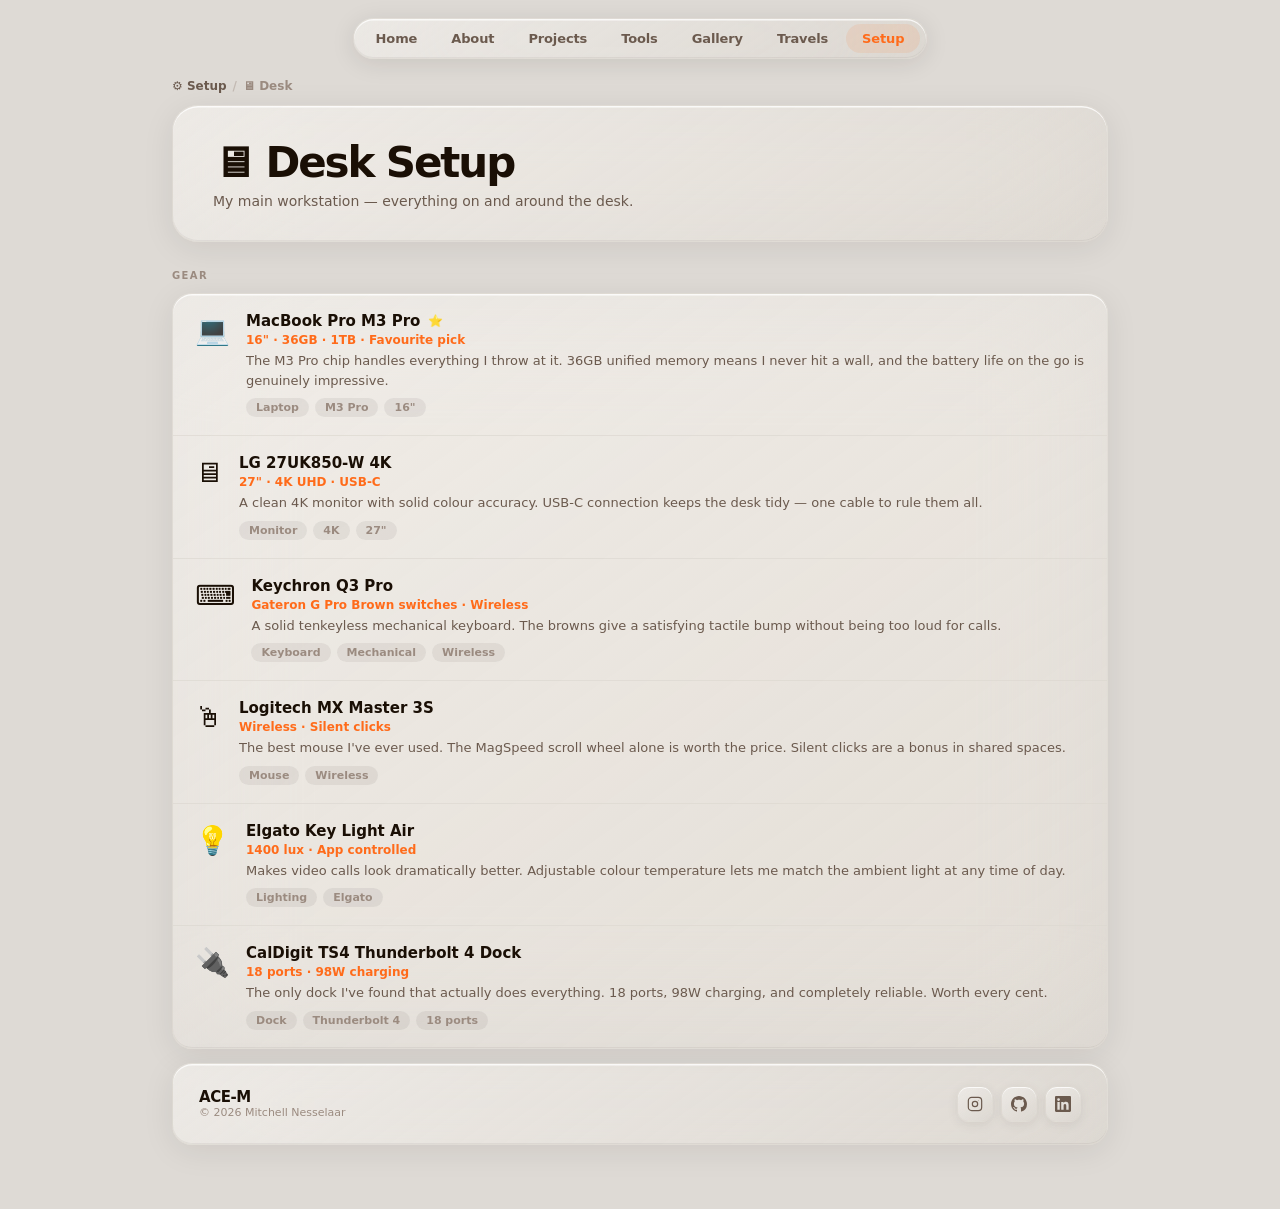
<file: setup-desk.html>
<!DOCTYPE html>
<html lang="en">
<head>
<meta charset="UTF-8">
<meta name="viewport" content="width=device-width, initial-scale=1.0">
<title>Desk – Setup / Gear – ACE-M</title>
<style>
*, *::before, *::after { margin:0; padding:0; box-sizing:border-box; }
:root {
  --bg:     #dedad5;
  --accent: #FF6B1A;
  --text:   #1a0f05;
  --muted:  #6b5a4e;
  --faint:  #9b8b80;
  --glass-bg:     linear-gradient(145deg, rgba(245,243,240,0.58) 0%, rgba(215,210,203,0.40) 100%);
  --glass-border: rgba(220,215,208,0.68);
  --glass-top:    rgba(255,255,255,0.78);
  --glass-btm:    rgba(26,15,5,0.05);
  --glass-blur:   blur(60px) saturate(140%) brightness(1.05);
}
html { scroll-behavior: smooth; }
body { font-family: -apple-system, BlinkMacSystemFont, 'Segoe UI', system-ui, sans-serif; background: var(--bg); color: var(--text); min-height: 100vh; }
.bg-canvas { position: fixed; inset: 0; z-index: 0; background: radial-gradient(ellipse 70% 60% at 85% 12%, rgba(255,107,26,0.22) 0%, transparent 60%), radial-gradient(ellipse 55% 50% at 10% 85%, rgba(255,160,90,0.14) 0%, transparent 58%), radial-gradient(ellipse 45% 40% at 55% 55%, rgba(255,210,170,0.09) 0%, transparent 55%), radial-gradient(ellipse 35% 30% at 20% 30%, rgba(255,180,110,0.08) 0%, transparent 50%), #dedad5; }
.glass { background: var(--glass-bg); backdrop-filter: var(--glass-blur); -webkit-backdrop-filter: var(--glass-blur); border: 1.5px solid var(--glass-border); box-shadow: 0 6px 32px rgba(26,15,5,0.08), inset 0 1.5px 0 var(--glass-top), inset 0 -1px 0 var(--glass-btm); }
.page { position: relative; z-index: 1; min-height: 100vh; padding: 0 32px 64px; max-width: 1000px; margin: 0 auto; }
.nav-wrap { position: sticky; top: 0; z-index: 100; display: flex; justify-content: center; padding: 18px 0 0; pointer-events: none; }
nav { pointer-events: all; display: flex; align-items: center; gap: 2px; padding: 5px 6px; border-radius: 28px; background: var(--glass-bg); backdrop-filter: blur(80px) saturate(160%) brightness(1.06); -webkit-backdrop-filter: blur(80px) saturate(160%) brightness(1.06); border: 1.5px solid var(--glass-border); box-shadow: 0 4px 24px rgba(26,15,5,0.1), inset 0 1.5px 0 var(--glass-top), inset 0 -1px 0 var(--glass-btm); }
nav a { display: flex; align-items: center; padding: 7px 16px; border-radius: 22px; font-size: 13px; font-weight: 600; color: var(--muted); text-decoration: none; transition: all 0.2s; letter-spacing: -0.01em; }
nav a:hover { color: var(--text); background: rgba(26,15,5,0.05); }
nav a.active { color: var(--accent); background: rgba(255,107,26,0.1); }

/* BREADCRUMB */
.breadcrumb { display: flex; align-items: center; gap: 6px; font-size: 12px; color: var(--faint); margin: 20px 0 0; font-weight: 600; }
.breadcrumb a { color: var(--muted); text-decoration: none; transition: color 0.2s; }
.breadcrumb a:hover { color: var(--text); }
.breadcrumb-sep { opacity: 0.4; }

/* HERO */
.setup-sub-hero { margin-top: 12px; border-radius: 26px; padding: 32px 40px; }
.hero-title { font-size: clamp(28px, 4vw, 42px); font-weight: 800; letter-spacing: -0.05em; color: var(--text); margin-bottom: 6px; }
.hero-sub { font-size: 14px; color: var(--muted); }

/* SECTION LABEL */
.section-label { font-size: 10px; font-weight: 800; letter-spacing: 0.14em; text-transform: uppercase; color: var(--faint); margin: 28px 0 12px; }

/* GEAR CARD */
.gear-card { border-radius: 20px; overflow: hidden; margin-bottom: 14px; }
.gear-item { display: flex; align-items: flex-start; gap: 16px; padding: 18px 22px; border-bottom: 1px solid var(--glass-border); transition: background 0.15s; }
.gear-item:last-child { border-bottom: none; }
.gear-item:hover { background: rgba(26,15,5,0.02); }
.gear-icon { font-size: 28px; flex-shrink: 0; margin-top: 2px; }
.gear-info { flex: 1; }
.gear-name { font-size: 15px; font-weight: 700; color: var(--text); margin-bottom: 3px; display: flex; align-items: center; gap: 8px; }
.gear-fav { font-size: 12px; }
.gear-spec { font-size: 12px; color: var(--accent); font-weight: 600; margin-bottom: 4px; }
.gear-desc { font-size: 13px; color: var(--muted); line-height: 1.5; }
.gear-tags { display: flex; gap: 6px; flex-wrap: wrap; margin-top: 8px; }
.gear-tag { font-size: 11px; font-weight: 600; padding: 3px 10px; border-radius: 20px; background: rgba(26,15,5,0.06); color: var(--faint); }

/* FOOTER */
.site-footer { border-radius: 20px; padding: 22px 26px; display: flex; align-items: center; justify-content: space-between; flex-wrap: wrap; gap: 12px; margin-top: 8px; }
.footer-brand { font-size: 15px; font-weight: 800; letter-spacing: -0.03em; color: var(--text); }
.footer-copy { font-size: 11px; color: var(--faint); }
.social-links { display: flex; gap: 8px; }
.social-pill { display: inline-flex; align-items: center; justify-content: center; width: 36px; height: 36px; border-radius: 12px; background: var(--glass-bg); backdrop-filter: var(--glass-blur); -webkit-backdrop-filter: var(--glass-blur); border: 1.5px solid var(--glass-border); box-shadow: 0 3px 12px rgba(26,15,5,0.07), inset 0 1px 0 var(--glass-top); color: var(--muted); text-decoration: none; transition: all 0.2s; }
.social-pill:hover { color: var(--text); transform: translateY(-1px); box-shadow: 0 6px 18px rgba(26,15,5,0.10), inset 0 1px 0 var(--glass-top); }
.social-pill svg { width: 16px; height: 16px; }
@media (max-width: 700px) { .page { padding: 0 16px 48px; } .setup-sub-hero { padding: 24px 20px; } }
</style>

<script src="topo-bg.js"></script>
</head>
<body>
<div class="bg-canvas"></div>
<div class="page">
  <div class="nav-wrap">
    <nav>
      <a href="index.html">Home</a>
      <a href="about.html">About</a>
      
      <a href="projects.html">Projects</a>
      <a href="tools.html">Tools</a>
      <a href="gallery.html">Gallery</a>
      <a href="travels.html">Travels</a>
      <a href="setup.html" class="active">Setup</a>
      
    </nav>
  </div>

  <div class="breadcrumb">
    <a href="setup.html">⚙️ Setup</a>
    <span class="breadcrumb-sep">/</span>
    <span>🖥 Desk</span>
  </div>

  <div class="setup-sub-hero glass">
    <div class="hero-title">🖥 Desk Setup</div>
    <div class="hero-sub">My main workstation — everything on and around the desk.</div>
  </div>

  <p class="section-label">Gear</p>
  <div class="gear-card glass">
    <div class="gear-item">
      <div class="gear-icon">💻</div>
      <div class="gear-info">
        <div class="gear-name">MacBook Pro M3 Pro <span class="gear-fav">⭐</span></div>
        <div class="gear-spec">16" · 36GB · 1TB · Favourite pick</div>
        <div class="gear-desc">The M3 Pro chip handles everything I throw at it. 36GB unified memory means I never hit a wall, and the battery life on the go is genuinely impressive.</div>
        <div class="gear-tags"><span class="gear-tag">Laptop</span><span class="gear-tag">M3 Pro</span><span class="gear-tag">16"</span></div>
      </div>
    </div>
    <div class="gear-item">
      <div class="gear-icon">🖥</div>
      <div class="gear-info">
        <div class="gear-name">LG 27UK850-W 4K</div>
        <div class="gear-spec">27" · 4K UHD · USB-C</div>
        <div class="gear-desc">A clean 4K monitor with solid colour accuracy. USB-C connection keeps the desk tidy — one cable to rule them all.</div>
        <div class="gear-tags"><span class="gear-tag">Monitor</span><span class="gear-tag">4K</span><span class="gear-tag">27"</span></div>
      </div>
    </div>
    <div class="gear-item">
      <div class="gear-icon">⌨️</div>
      <div class="gear-info">
        <div class="gear-name">Keychron Q3 Pro</div>
        <div class="gear-spec">Gateron G Pro Brown switches · Wireless</div>
        <div class="gear-desc">A solid tenkeyless mechanical keyboard. The browns give a satisfying tactile bump without being too loud for calls.</div>
        <div class="gear-tags"><span class="gear-tag">Keyboard</span><span class="gear-tag">Mechanical</span><span class="gear-tag">Wireless</span></div>
      </div>
    </div>
    <div class="gear-item">
      <div class="gear-icon">🖱</div>
      <div class="gear-info">
        <div class="gear-name">Logitech MX Master 3S</div>
        <div class="gear-spec">Wireless · Silent clicks</div>
        <div class="gear-desc">The best mouse I've ever used. The MagSpeed scroll wheel alone is worth the price. Silent clicks are a bonus in shared spaces.</div>
        <div class="gear-tags"><span class="gear-tag">Mouse</span><span class="gear-tag">Wireless</span></div>
      </div>
    </div>
    <div class="gear-item">
      <div class="gear-icon">💡</div>
      <div class="gear-info">
        <div class="gear-name">Elgato Key Light Air</div>
        <div class="gear-spec">1400 lux · App controlled</div>
        <div class="gear-desc">Makes video calls look dramatically better. Adjustable colour temperature lets me match the ambient light at any time of day.</div>
        <div class="gear-tags"><span class="gear-tag">Lighting</span><span class="gear-tag">Elgato</span></div>
      </div>
    </div>
    <div class="gear-item">
      <div class="gear-icon">🔌</div>
      <div class="gear-info">
        <div class="gear-name">CalDigit TS4 Thunderbolt 4 Dock</div>
        <div class="gear-spec">18 ports · 98W charging</div>
        <div class="gear-desc">The only dock I've found that actually does everything. 18 ports, 98W charging, and completely reliable. Worth every cent.</div>
        <div class="gear-tags"><span class="gear-tag">Dock</span><span class="gear-tag">Thunderbolt 4</span><span class="gear-tag">18 ports</span></div>
      </div>
    </div>
  </div>

  <div class="site-footer glass">
    <div>
      <div class="footer-brand">ACE-M</div>
      <div class="footer-copy">© 2026 Mitchell Nesselaar</div>
    </div>
    <div class="social-links">
      <a href="https://instagram.com" target="_blank" class="social-pill" aria-label="Instagram">
        <svg viewBox="0 0 24 24" fill="none" stroke="currentColor" stroke-width="1.8" stroke-linecap="round" stroke-linejoin="round"><rect x="2" y="2" width="20" height="20" rx="5" ry="5"/><circle cx="12" cy="12" r="4"/><circle cx="17.5" cy="6.5" r="0.5" fill="currentColor" stroke="none"/></svg>
      </a>
      <a href="https://github.com/ULTIMATE-ACE-M" target="_blank" class="social-pill" aria-label="GitHub">
        <svg viewBox="0 0 24 24" fill="currentColor"><path d="M12 0C5.37 0 0 5.37 0 12c0 5.31 3.435 9.795 8.205 11.385.6.105.825-.255.825-.57 0-.285-.015-1.23-.015-2.235-3.015.555-3.795-.735-4.035-1.41-.135-.345-.72-1.41-1.23-1.695-.42-.225-1.02-.78-.015-.795.945-.015 1.62.87 1.845 1.23 1.08 1.815 2.805 1.305 3.495.99.105-.78.42-1.305.765-1.605-2.67-.3-5.46-1.335-5.46-5.925 0-1.305.465-2.385 1.23-3.225-.12-.3-.54-1.53.12-3.18 0 0 1.005-.315 3.3 1.23.96-.27 1.98-.405 3-.405s2.04.135 3 .405c2.295-1.56 3.3-1.23 3.3-1.23.66 1.65.24 2.88.12 3.18.765.84 1.23 1.905 1.23 3.225 0 4.605-2.805 5.625-5.475 5.925.435.375.81 1.095.81 2.22 0 1.605-.015 2.895-.015 3.3 0 .315.225.69.825.57A12.02 12.02 0 0 0 24 12c0-6.63-5.37-12-12-12z"/></svg>
      </a>
      <a href="https://linkedin.com" target="_blank" class="social-pill" aria-label="LinkedIn">
        <svg viewBox="0 0 24 24" fill="currentColor"><path d="M20.447 20.452h-3.554v-5.569c0-1.328-.027-3.037-1.852-3.037-1.853 0-2.136 1.445-2.136 2.939v5.667H9.351V9h3.414v1.561h.046c.477-.9 1.637-1.85 3.37-1.85 3.601 0 4.267 2.37 4.267 5.455v6.286zM5.337 7.433a2.062 2.062 0 0 1-2.063-2.065 2.064 2.064 0 1 1 2.063 2.065zm1.782 13.019H3.555V9h3.564v11.452zM22.225 0H1.771C.792 0 0 .774 0 1.729v20.542C0 23.227.792 24 1.771 24h20.451C23.2 24 24 23.227 24 22.271V1.729C24 .774 23.2 0 22.222 0h.003z"/></svg>
      </a>
    </div>
  </div>
</div>
</body>
</html>
</file>
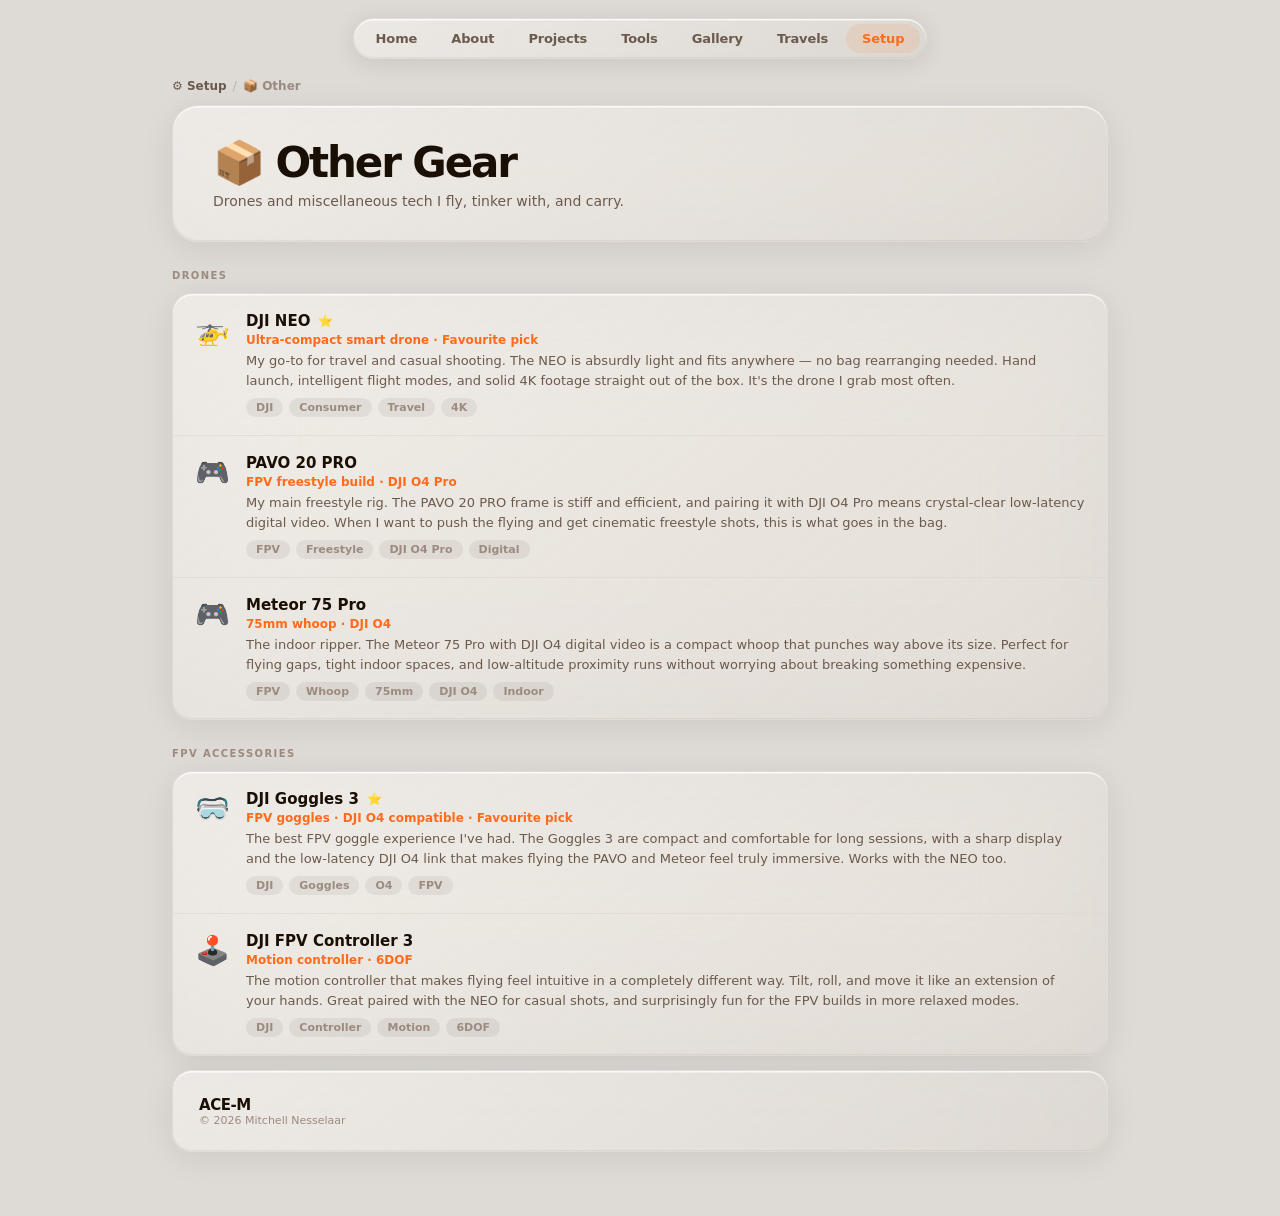
<file: setup-other.html>
<!DOCTYPE html>
<html lang="en">
<head>
<meta charset="UTF-8">
<meta name="viewport" content="width=device-width, initial-scale=1.0">
<title>Other – Setup / Gear – ACE-M</title>
<style>
*, *::before, *::after { margin:0; padding:0; box-sizing:border-box; }
:root { --bg:#dedad5; --accent:#FF6B1A; --text:#1a0f05; --muted:#6b5a4e; --faint:#9b8b80; --glass-bg:linear-gradient(145deg,rgba(245,243,240,0.58) 0%,rgba(215,210,203,0.40) 100%); --glass-border:rgba(220,215,208,0.68); --glass-top:rgba(255,255,255,0.78); --glass-btm:rgba(26,15,5,0.05); --glass-blur:blur(60px) saturate(140%) brightness(1.05); }
html { scroll-behavior: smooth; }
body { font-family: -apple-system, BlinkMacSystemFont, 'Segoe UI', system-ui, sans-serif; background: var(--bg); color: var(--text); min-height: 100vh; }
.bg-canvas { position: fixed; inset: 0; z-index: 0; background: radial-gradient(ellipse 70% 60% at 85% 12%, rgba(255,107,26,0.22) 0%, transparent 60%), radial-gradient(ellipse 55% 50% at 10% 85%, rgba(255,160,90,0.14) 0%, transparent 58%), radial-gradient(ellipse 45% 40% at 55% 55%, rgba(255,210,170,0.09) 0%, transparent 55%), radial-gradient(ellipse 35% 30% at 20% 30%, rgba(255,180,110,0.08) 0%, transparent 50%), #dedad5; }
.glass { background: var(--glass-bg); backdrop-filter: var(--glass-blur); -webkit-backdrop-filter: var(--glass-blur); border: 1.5px solid var(--glass-border); box-shadow: 0 6px 32px rgba(26,15,5,0.08), inset 0 1.5px 0 var(--glass-top), inset 0 -1px 0 var(--glass-btm); }
.page { position: relative; z-index: 1; min-height: 100vh; padding: 0 32px 64px; max-width: 1000px; margin: 0 auto; }
.nav-wrap { position: sticky; top: 0; z-index: 100; display: flex; justify-content: center; padding: 18px 0 0; pointer-events: none; }
nav { pointer-events: all; display: flex; align-items: center; gap: 2px; padding: 5px 6px; border-radius: 28px; background: var(--glass-bg); backdrop-filter: blur(80px) saturate(160%) brightness(1.06); -webkit-backdrop-filter: blur(80px) saturate(160%) brightness(1.06); border: 1.5px solid var(--glass-border); box-shadow: 0 4px 24px rgba(26,15,5,0.1), inset 0 1.5px 0 var(--glass-top), inset 0 -1px 0 var(--glass-btm); }
nav a { display: flex; align-items: center; padding: 7px 16px; border-radius: 22px; font-size: 13px; font-weight: 600; color: var(--muted); text-decoration: none; transition: all 0.2s; letter-spacing: -0.01em; }
nav a:hover { color: var(--text); background: rgba(26,15,5,0.05); }
nav a.active { color: var(--accent); background: rgba(255,107,26,0.1); }
.breadcrumb { display: flex; align-items: center; gap: 6px; font-size: 12px; color: var(--faint); margin: 20px 0 0; font-weight: 600; }
.breadcrumb a { color: var(--muted); text-decoration: none; transition: color 0.2s; }
.breadcrumb a:hover { color: var(--text); }
.breadcrumb-sep { opacity: 0.4; }
.setup-sub-hero { margin-top: 12px; border-radius: 26px; padding: 32px 40px; }
.hero-title { font-size: clamp(28px, 4vw, 42px); font-weight: 800; letter-spacing: -0.05em; color: var(--text); margin-bottom: 6px; }
.hero-sub { font-size: 14px; color: var(--muted); }
.section-label { font-size: 10px; font-weight: 800; letter-spacing: 0.14em; text-transform: uppercase; color: var(--faint); margin: 28px 0 12px; }
.gear-card { border-radius: 20px; overflow: hidden; margin-bottom: 14px; }
.gear-item { display: flex; align-items: flex-start; gap: 16px; padding: 18px 22px; border-bottom: 1px solid var(--glass-border); transition: background 0.15s; }
.gear-item:last-child { border-bottom: none; }
.gear-item:hover { background: rgba(26,15,5,0.02); }
.gear-icon { font-size: 28px; flex-shrink: 0; margin-top: 2px; }
.gear-info { flex: 1; }
.gear-name { font-size: 15px; font-weight: 700; color: var(--text); margin-bottom: 3px; display: flex; align-items: center; gap: 8px; }
.gear-fav { font-size: 12px; }
.gear-spec { font-size: 12px; color: var(--accent); font-weight: 600; margin-bottom: 4px; }
.gear-desc { font-size: 13px; color: var(--muted); line-height: 1.5; }
.gear-tags { display: flex; gap: 6px; flex-wrap: wrap; margin-top: 8px; }
.gear-tag { font-size: 11px; font-weight: 600; padding: 3px 10px; border-radius: 20px; background: rgba(26,15,5,0.06); color: var(--faint); }
.site-footer { border-radius: 20px; padding: 22px 26px; display: flex; align-items: center; justify-content: space-between; flex-wrap: wrap; gap: 12px; margin-top: 8px; }
.footer-brand { font-size: 15px; font-weight: 800; letter-spacing: -0.03em; color: var(--text); }
.footer-copy { font-size: 11px; color: var(--faint); }
.social-links { display: flex; gap: 8px; }
.social-pill { display: inline-flex; align-items: center; justify-content: center; width: 36px; height: 36px; border-radius: 12px; background: var(--glass-bg); backdrop-filter: var(--glass-blur); -webkit-backdrop-filter: var(--glass-blur); border: 1.5px solid var(--glass-border); box-shadow: 0 3px 12px rgba(26,15,5,0.07), inset 0 1px 0 var(--glass-top); color: var(--muted); text-decoration: none; transition: all 0.2s; }
.social-pill:hover { color: var(--text); transform: translateY(-1px); box-shadow: 0 6px 18px rgba(26,15,5,0.10), inset 0 1px 0 var(--glass-top); }
.social-pill svg { width: 16px; height: 16px; }
@media (max-width: 700px) { .page { padding: 0 16px 48px; } .setup-sub-hero { padding: 24px 20px; } }
</style>

<script src="topo-bg.js"></script>
</head>
<body>
<div class="bg-canvas"></div>
<div class="page">
  <div class="nav-wrap">
    <nav>
      <a href="index.html">Home</a>
      <a href="about.html">About</a>
      <a href="projects.html">Projects</a>
      <a href="tools.html">Tools</a>
      <a href="gallery.html">Gallery</a>
      <a href="travels.html">Travels</a>
      <a href="setup.html" class="active">Setup</a>
    </nav>
  </div>

  <div class="breadcrumb">
    <a href="setup.html">⚙️ Setup</a>
    <span class="breadcrumb-sep">/</span>
    <span>📦 Other</span>
  </div>

  <div class="setup-sub-hero glass">
    <div class="hero-title">📦 Other Gear</div>
    <div class="hero-sub">Drones and miscellaneous tech I fly, tinker with, and carry.</div>
  </div>

  <p class="section-label">Drones</p>
  <div class="gear-card glass">
    <div class="gear-item">
      <div class="gear-icon">🚁</div>
      <div class="gear-info">
        <div class="gear-name">DJI NEO <span class="gear-fav">⭐</span></div>
        <div class="gear-spec">Ultra-compact smart drone · Favourite pick</div>
        <div class="gear-desc">My go-to for travel and casual shooting. The NEO is absurdly light and fits anywhere — no bag rearranging needed. Hand launch, intelligent flight modes, and solid 4K footage straight out of the box. It's the drone I grab most often.</div>
        <div class="gear-tags"><span class="gear-tag">DJI</span><span class="gear-tag">Consumer</span><span class="gear-tag">Travel</span><span class="gear-tag">4K</span></div>
      </div>
    </div>
    <div class="gear-item">
      <div class="gear-icon">🎮</div>
      <div class="gear-info">
        <div class="gear-name">PAVO 20 PRO</div>
        <div class="gear-spec">FPV freestyle build · DJI O4 Pro</div>
        <div class="gear-desc">My main freestyle rig. The PAVO 20 PRO frame is stiff and efficient, and pairing it with DJI O4 Pro means crystal-clear low-latency digital video. When I want to push the flying and get cinematic freestyle shots, this is what goes in the bag.</div>
        <div class="gear-tags"><span class="gear-tag">FPV</span><span class="gear-tag">Freestyle</span><span class="gear-tag">DJI O4 Pro</span><span class="gear-tag">Digital</span></div>
      </div>
    </div>
    <div class="gear-item">
      <div class="gear-icon">🎮</div>
      <div class="gear-info">
        <div class="gear-name">Meteor 75 Pro</div>
        <div class="gear-spec">75mm whoop · DJI O4</div>
        <div class="gear-desc">The indoor ripper. The Meteor 75 Pro with DJI O4 digital video is a compact whoop that punches way above its size. Perfect for flying gaps, tight indoor spaces, and low-altitude proximity runs without worrying about breaking something expensive.</div>
        <div class="gear-tags"><span class="gear-tag">FPV</span><span class="gear-tag">Whoop</span><span class="gear-tag">75mm</span><span class="gear-tag">DJI O4</span><span class="gear-tag">Indoor</span></div>
      </div>
    </div>
  </div>

  <p class="section-label">FPV Accessories</p>
  <div class="gear-card glass">
    <div class="gear-item">
      <div class="gear-icon">🥽</div>
      <div class="gear-info">
        <div class="gear-name">DJI Goggles 3 <span class="gear-fav">⭐</span></div>
        <div class="gear-spec">FPV goggles · DJI O4 compatible · Favourite pick</div>
        <div class="gear-desc">The best FPV goggle experience I've had. The Goggles 3 are compact and comfortable for long sessions, with a sharp display and the low-latency DJI O4 link that makes flying the PAVO and Meteor feel truly immersive. Works with the NEO too.</div>
        <div class="gear-tags"><span class="gear-tag">DJI</span><span class="gear-tag">Goggles</span><span class="gear-tag">O4</span><span class="gear-tag">FPV</span></div>
      </div>
    </div>
    <div class="gear-item">
      <div class="gear-icon">🕹️</div>
      <div class="gear-info">
        <div class="gear-name">DJI FPV Controller 3</div>
        <div class="gear-spec">Motion controller · 6DOF</div>
        <div class="gear-desc">The motion controller that makes flying feel intuitive in a completely different way. Tilt, roll, and move it like an extension of your hands. Great paired with the NEO for casual shots, and surprisingly fun for the FPV builds in more relaxed modes.</div>
        <div class="gear-tags"><span class="gear-tag">DJI</span><span class="gear-tag">Controller</span><span class="gear-tag">Motion</span><span class="gear-tag">6DOF</span></div>
      </div>
    </div>
  </div>

  <footer class="site-footer glass">
    <div>
      <div class="footer-brand">ACE-M</div>
      <div class="footer-copy">© 2026 Mitchell Nesselaar</div>
    </div>
    <div class="social-links">
      <a href="https://instagram.com" target="_blank" class="social-pill" aria-label="Instagram">
        <svg viewBox="0 0 24 24" fill="none" stroke="currentColor" stroke-width="1.8" stroke-linecap="round" stroke-linejoin="round"><rect x="2" y="2" width="20" height="20" rx="5"/><circle cx="12" cy="12" r="4"/><circle cx="17.5" cy="6.5" r="1" fill="currentColor" stroke="none"/></svg>
      </a>
      <a href="https://github.com/ULTIMATE-ACE-M" target="_blank" class="social-pill" aria-label="GitHub">
        <svg viewBox="0 0 24 24" fill="currentColor"><path d="M12 2C6.477 2 2 6.484 2 12.017c0 4.425 2.865 8.18 6.839 9.504.5.092.682-.217.682-.483 0-.237-.008-.868-.013-1.703-2.782.605-3.369-1.343-3.369-1.343-.454-1.158-1.11-1.466-1.11-1.466-.908-.62.069-.608.069-.608 1.003.07 1.531 1.032 1.531 1.032.892 1.53 2.341 1.088 2.91.832.092-.647.35-1.088.636-1.338-2.22-.253-4.555-1.113-4.555-4.951 0-1.093.39-1.988 1.029-2.688-.103-.253-.446-1.272.098-2.65 0 0 .84-.27 2.75 1.026A9.564 9.564 0 0112 6.844c.85.004 1.705.115 2.504.337 1.909-1.296 2.747-1.027 2.747-1.027.546 1.379.202 2.398.1 2.651.64.7 1.028 1.595 1.028 2.688 0 3.848-2.339 4.695-4.566 4.943.359.309.678.92.678 1.855 0 1.338-.012 2.419-.012 2.747 0 .268.18.58.688.482A10.019 10.019 0 0022 12.017C22 6.484 17.522 2 12 2z"/></svg>
      </a>
      <a href="https://linkedin.com" target="_blank" class="social-pill" aria-label="LinkedIn">
        <svg viewBox="0 0 24 24" fill="currentColor"><path d="M20.447 20.452h-3.554v-5.569c0-1.328-.027-3.037-1.852-3.037-1.853 0-2.136 1.445-2.136 2.939v5.667H9.351V9h3.414v1.561h.046c.477-.9 1.637-1.85 3.37-1.85 3.601 0 4.267 2.37 4.267 5.455v6.286zM5.337 7.433a2.062 2.062 0 01-2.063-2.065 2.064 2.064 0 112.063 2.065zm1.782 13.019H3.555V9h3.564v11.452zM22.225 0H1.771C.792 0 0 .774 0 1.729v20.542C0 23.227.792 24 1.771 24h20.451C23.2 24 24 23.227 24 22.271V1.729C24 .774 23.2 0 22.222 0h.003z"/></svg>
      </a>
    </div>
  </footer>
</div>
</body>
</html>
</file>
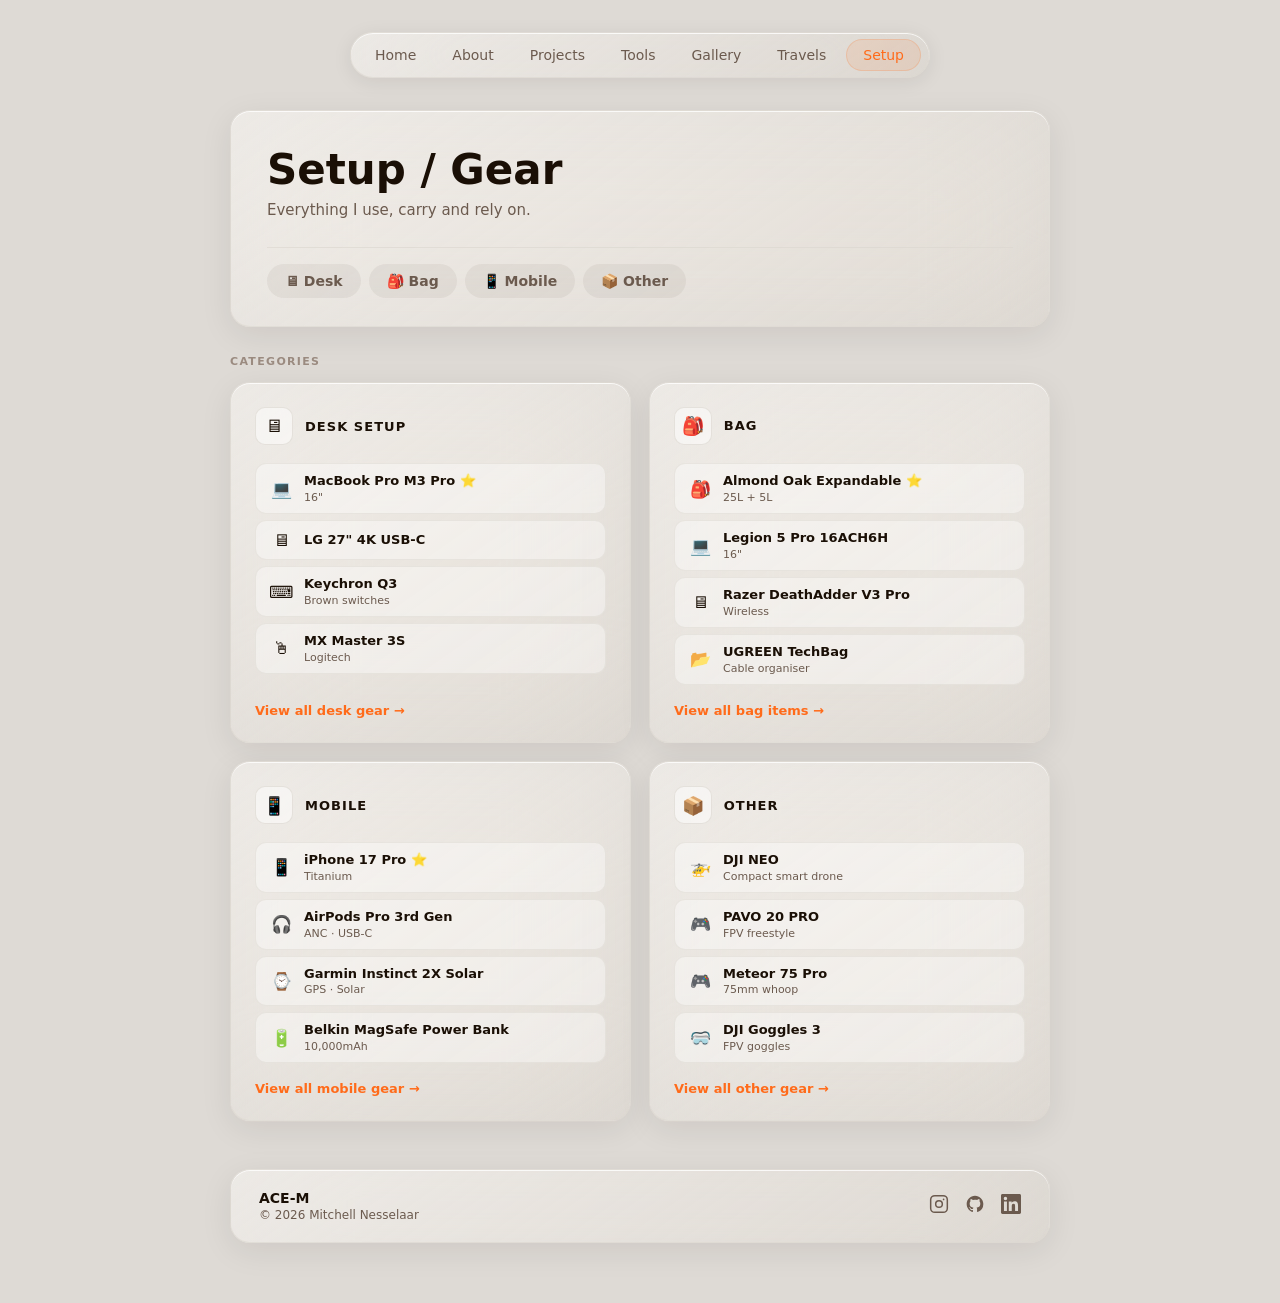
<file: setup.html>
<!DOCTYPE html>
<html lang="en">
<head>
<meta charset="UTF-8">
<meta name="viewport" content="width=device-width, initial-scale=1.0">
<title>Setup / Gear – ACE-M</title>
<style>
*, *::before, *::after { margin:0; padding:0; box-sizing:border-box; }
:root {
  --bg:#dedad5; --accent:#FF6B1A; --text:#1a0f05; --muted:#6b5a4e; --faint:#9b8b80;
  --glass-bg:linear-gradient(145deg,rgba(245,243,240,0.58) 0%,rgba(215,210,203,0.40) 100%);
  --glass-border:rgba(220,215,208,0.68); --glass-top:rgba(255,255,255,0.78);
  --glass-btm:rgba(26,15,5,0.05); --glass-blur:blur(60px) saturate(140%) brightness(1.05);
}
html{scroll-behavior:smooth;}
body{font-family:-apple-system,BlinkMacSystemFont,'Segoe UI',system-ui,sans-serif;background:var(--bg);color:var(--text);min-height:100vh;}
.bg-canvas{position:fixed;inset:0;z-index:0;background:radial-gradient(ellipse 80% 60% at 70% 10%,rgba(255,107,26,0.13) 0%,transparent 65%),radial-gradient(ellipse 60% 50% at 20% 80%,rgba(255,107,26,0.07) 0%,transparent 60%),var(--bg);}
.page{position:relative;z-index:1;max-width:860px;margin:0 auto;padding:32px 20px 60px;}
.glass{background:var(--glass-bg);backdrop-filter:var(--glass-blur);-webkit-backdrop-filter:var(--glass-blur);border:1.5px solid var(--glass-border);box-shadow:0 8px 32px rgba(26,15,5,0.08),inset 0 1px 0 var(--glass-top);border-radius:20px;}
.nav-wrap{display:flex;justify-content:center;margin-bottom:32px;}
nav{display:flex;gap:4px;align-items:center;background:var(--glass-bg);backdrop-filter:var(--glass-blur);-webkit-backdrop-filter:var(--glass-blur);border:1.5px solid var(--glass-border);box-shadow:0 4px 20px rgba(26,15,5,0.08),inset 0 1px 0 var(--glass-top);border-radius:100px;padding:6px 8px;}
nav a{text-decoration:none;color:var(--muted);font-size:14px;font-weight:500;padding:7px 16px;border-radius:100px;transition:all 0.2s;}
nav a:hover{color:var(--text);background:rgba(26,15,5,0.05);}
nav a.active{color:var(--accent);background:rgba(255,107,26,0.10);border:1px solid rgba(255,107,26,0.18);}
.setup-hero{padding:36px 36px 28px;margin-bottom:28px;}
.setup-hero-title{font-size:42px;font-weight:800;color:var(--text);line-height:1.1;margin-bottom:8px;}
.setup-hero-sub{font-size:15px;color:var(--muted);margin-bottom:28px;}
.setup-tabs{display:flex;gap:8px;padding:16px 0 0;border-top:1.5px solid var(--glass-border);margin-top:20px;flex-wrap:wrap;}
.setup-tab{display:flex;align-items:center;gap:7px;padding:9px 18px;text-decoration:none;color:var(--muted);font-size:14px;font-weight:600;border-radius:22px;background:rgba(107,90,78,0.08);transition:color 0.2s,background 0.2s,transform 0.15s;}

.setup-tab:hover{background:rgba(26,15,5,0.1);color:var(--text);transform:translateY(-1px);}
.section-label{font-size:11px;font-weight:700;letter-spacing:0.12em;text-transform:uppercase;color:var(--faint);margin-bottom:14px;}
.cat-grid{display:grid;grid-template-columns:1fr 1fr;gap:18px;}
.cat-card{padding:24px;display:flex;flex-direction:column;}
.cat-header{display:flex;align-items:center;gap:12px;margin-bottom:18px;}
.cat-icon-box{width:38px;height:38px;border-radius:10px;background:rgba(255,255,255,0.5);border:1.5px solid var(--glass-border);display:flex;align-items:center;justify-content:center;font-size:18px;flex-shrink:0;}
.cat-name{font-size:13px;font-weight:800;letter-spacing:0.08em;text-transform:uppercase;color:var(--text);}
.cat-items{display:flex;flex-direction:column;gap:6px;flex:1;margin-bottom:18px;}
.cat-item{display:flex;align-items:center;gap:11px;background:rgba(255,255,255,0.38);border:1px solid rgba(220,215,208,0.5);border-radius:11px;padding:9px 13px;}
.ci-icon{font-size:17px;width:24px;text-align:center;flex-shrink:0;}
.ci-body{display:flex;flex-direction:column;}
.ci-name{font-size:13px;font-weight:600;color:var(--text);line-height:1.3;}
.ci-spec{font-size:11px;color:var(--muted);margin-top:1px;}
.cat-link{color:var(--accent);font-size:13px;font-weight:600;text-decoration:none;margin-top:auto;}
.cat-link:hover{opacity:0.75;}
.footer{margin-top:48px;padding:20px 28px;display:flex;align-items:center;justify-content:space-between;}
.footer-brand{font-size:14px;font-weight:700;}
.footer-copy{font-size:12px;color:var(--muted);margin-top:2px;}
.footer-links{display:flex;gap:16px;}
.footer-links a{color:var(--muted);text-decoration:none;font-size:20px;transition:color 0.2s;}
.footer-links a:hover{color:var(--text);}
</style>

<script src="topo-bg.js"></script>
</head>
<body>
<div class="bg-canvas"></div>
<div class="page">
  <div class="nav-wrap"><nav>
    <a href="index.html">Home</a>
    <a href="about.html">About</a>
    <a href="projects.html">Projects</a>
      <a href="tools.html">Tools</a>
    <a href="gallery.html">Gallery</a>
    <a href="travels.html">Travels</a>
    <a href="setup.html" class="active">Setup</a>
  </nav></div>

  <div class="setup-hero glass">
    <div class="setup-hero-title">Setup / Gear</div>
    <div class="setup-hero-sub">Everything I use, carry and rely on.</div>
    <div class="setup-tabs">
      <a href="setup-desk.html" class="setup-tab">🖥 Desk</a>
      <a href="setup-bag.html" class="setup-tab">🎒 Bag</a>
      <a href="setup-mobile.html" class="setup-tab">📱 Mobile</a>
      <a href="setup-other.html" class="setup-tab">📦 Other</a>
    </div>
  </div>

  <p class="section-label">Categories</p>

  <div class="cat-grid">
    <div class="cat-card glass">
      <div class="cat-header"><div class="cat-icon-box">🖥</div><span class="cat-name">Desk Setup</span></div>
      <div class="cat-items">
        <div class="cat-item"><span class="ci-icon">💻</span><div class="ci-body"><span class="ci-name">MacBook Pro M3 Pro ⭐</span><span class="ci-spec">16"</span></div></div>
        <div class="cat-item"><span class="ci-icon">🖥</span><div class="ci-body"><span class="ci-name">LG 27" 4K USB-C</span></div></div>
        <div class="cat-item"><span class="ci-icon">⌨️</span><div class="ci-body"><span class="ci-name">Keychron Q3</span><span class="ci-spec">Brown switches</span></div></div>
        <div class="cat-item"><span class="ci-icon">🖱</span><div class="ci-body"><span class="ci-name">MX Master 3S</span><span class="ci-spec">Logitech</span></div></div>
      </div>
      <a href="setup-desk.html" class="cat-link">View all desk gear →</a>
    </div>

    <div class="cat-card glass">
      <div class="cat-header"><div class="cat-icon-box">🎒</div><span class="cat-name">Bag</span></div>
      <div class="cat-items">
        <div class="cat-item"><span class="ci-icon">🎒</span><div class="ci-body"><span class="ci-name">Almond Oak Expandable ⭐</span><span class="ci-spec">25L + 5L</span></div></div>
        <div class="cat-item"><span class="ci-icon">💻</span><div class="ci-body"><span class="ci-name">Legion 5 Pro 16ACH6H</span><span class="ci-spec">16"</span></div></div>
        <div class="cat-item"><span class="ci-icon">🖥</span><div class="ci-body"><span class="ci-name">Razer DeathAdder V3 Pro</span><span class="ci-spec">Wireless</span></div></div>
        <div class="cat-item"><span class="ci-icon">📂</span><div class="ci-body"><span class="ci-name">UGREEN TechBag</span><span class="ci-spec">Cable organiser</span></div></div>
      </div>
      <a href="setup-bag.html" class="cat-link">View all bag items →</a>
    </div>

    <div class="cat-card glass">
      <div class="cat-header"><div class="cat-icon-box">📱</div><span class="cat-name">Mobile</span></div>
      <div class="cat-items">
        <div class="cat-item"><span class="ci-icon">📱</span><div class="ci-body"><span class="ci-name">iPhone 17 Pro ⭐</span><span class="ci-spec">Titanium</span></div></div>
        <div class="cat-item"><span class="ci-icon">🎧</span><div class="ci-body"><span class="ci-name">AirPods Pro 3rd Gen</span><span class="ci-spec">ANC · USB-C</span></div></div>
        <div class="cat-item"><span class="ci-icon">⌚</span><div class="ci-body"><span class="ci-name">Garmin Instinct 2X Solar</span><span class="ci-spec">GPS · Solar</span></div></div>
        <div class="cat-item"><span class="ci-icon">🔋</span><div class="ci-body"><span class="ci-name">Belkin MagSafe Power Bank</span><span class="ci-spec">10,000mAh</span></div></div>
      </div>
      <a href="setup-mobile.html" class="cat-link">View all mobile gear →</a>
    </div>

    <div class="cat-card glass">
      <div class="cat-header"><div class="cat-icon-box">📦</div><span class="cat-name">Other</span></div>
      <div class="cat-items">
        <div class="cat-item"><span class="ci-icon">🚁</span><div class="ci-body"><span class="ci-name">DJI NEO</span><span class="ci-spec">Compact smart drone</span></div></div>
        <div class="cat-item"><span class="ci-icon">🎮</span><div class="ci-body"><span class="ci-name">PAVO 20 PRO</span><span class="ci-spec">FPV freestyle</span></div></div>
        <div class="cat-item"><span class="ci-icon">🎮</span><div class="ci-body"><span class="ci-name">Meteor 75 Pro</span><span class="ci-spec">75mm whoop</span></div></div>
        <div class="cat-item"><span class="ci-icon">🥽</span><div class="ci-body"><span class="ci-name">DJI Goggles 3</span><span class="ci-spec">FPV goggles</span></div></div>
      </div>
      <a href="setup-other.html" class="cat-link">View all other gear →</a>
    </div>
  </div>

  <div class="footer glass">
    <div><div class="footer-brand">ACE-M</div><div class="footer-copy">© 2026 Mitchell Nesselaar</div></div>
    <div class="footer-links">
      <a href="https://instagram.com" target="_blank"><svg width="20" height="20" viewBox="0 0 24 24" fill="none" stroke="currentColor" stroke-width="1.8" stroke-linecap="round" stroke-linejoin="round"><rect x="2" y="2" width="20" height="20" rx="5"/><circle cx="12" cy="12" r="4"/><circle cx="17.5" cy="6.5" r="1" fill="currentColor" stroke="none"/></svg></a>
      <a href="https://github.com/ULTIMATE-ACE-M" target="_blank"><svg width="20" height="20" viewBox="0 0 24 24" fill="currentColor"><path d="M12 2C6.477 2 2 6.484 2 12.017c0 4.425 2.865 8.18 6.839 9.504.5.092.682-.217.682-.483 0-.237-.008-.868-.013-1.703-2.782.605-3.369-1.343-3.369-1.343-.454-1.158-1.11-1.466-1.11-1.466-.908-.62.069-.608.069-.608 1.003.07 1.531 1.032 1.531 1.032.892 1.53 2.341 1.088 2.91.832.092-.647.35-1.088.636-1.338-2.22-.253-4.555-1.113-4.555-4.951 0-1.093.39-1.988 1.029-2.688-.103-.253-.446-1.272.098-2.65 0 0 .84-.27 2.75 1.026A9.564 9.564 0 0112 6.844c.85.004 1.705.115 2.504.337 1.909-1.296 2.747-1.027 2.747-1.027.546 1.379.202 2.398.1 2.651.64.7 1.028 1.595 1.028 2.688 0 3.848-2.339 4.695-4.566 4.943.359.309.678.92.678 1.855 0 1.338-.012 2.419-.012 2.747 0 .268.18.58.688.482A10.019 10.019 0 0022 12.017C22 6.484 17.522 2 12 2z"/></svg></a>
      <a href="https://linkedin.com" target="_blank"><svg width="20" height="20" viewBox="0 0 24 24" fill="currentColor"><path d="M20.447 20.452h-3.554v-5.569c0-1.328-.027-3.037-1.852-3.037-1.853 0-2.136 1.445-2.136 2.939v5.667H9.351V9h3.414v1.561h.046c.477-.9 1.637-1.85 3.37-1.85 3.601 0 4.267 2.37 4.267 5.455v6.286zM5.337 7.433a2.062 2.062 0 01-2.063-2.065 2.064 2.064 0 112.063 2.065zm1.782 13.019H3.555V9h3.564v11.452zM22.225 0H1.771C.792 0 0 .774 0 1.729v20.542C0 23.227.792 24 1.771 24h20.451C23.2 24 24 23.227 24 22.271V1.729C24 .774 23.2 0 22.222 0h.003z"/></svg></a>
    </div>
  </div>
</div>
</body>
</html>
</file>
